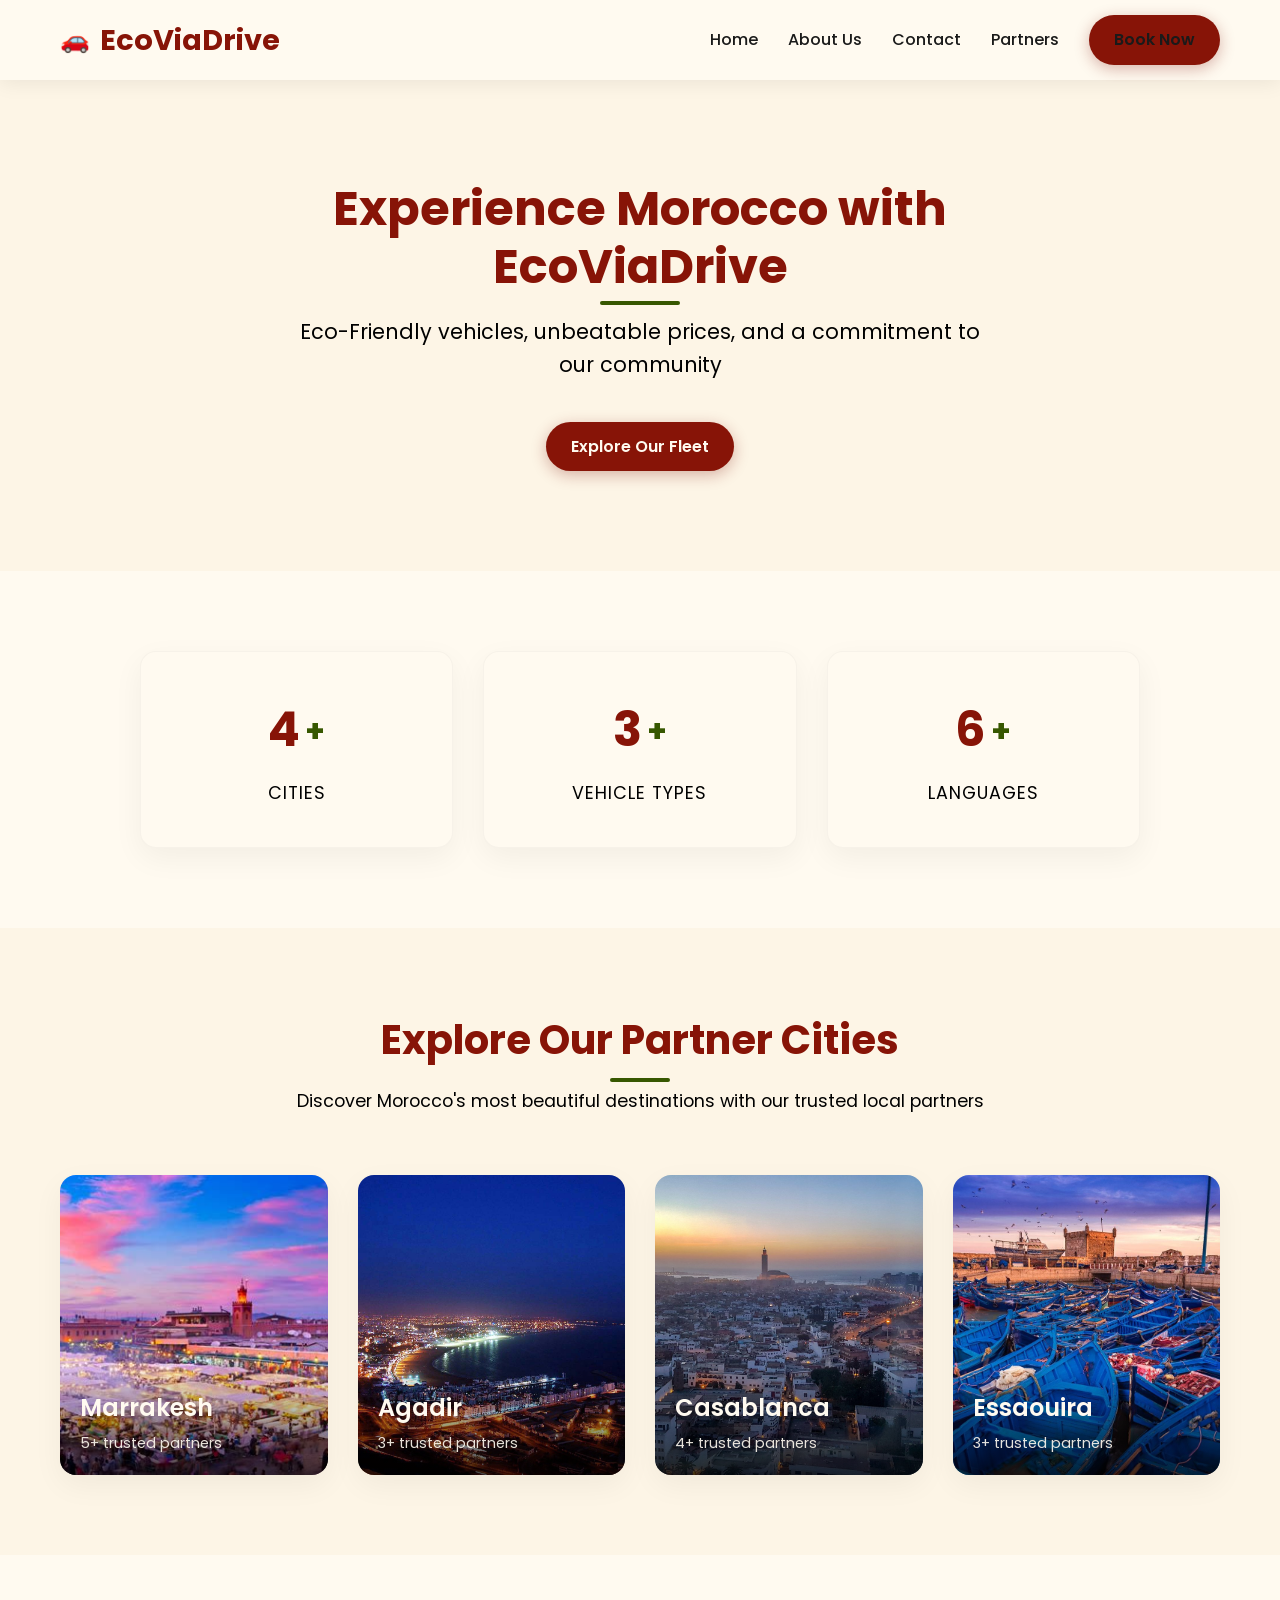
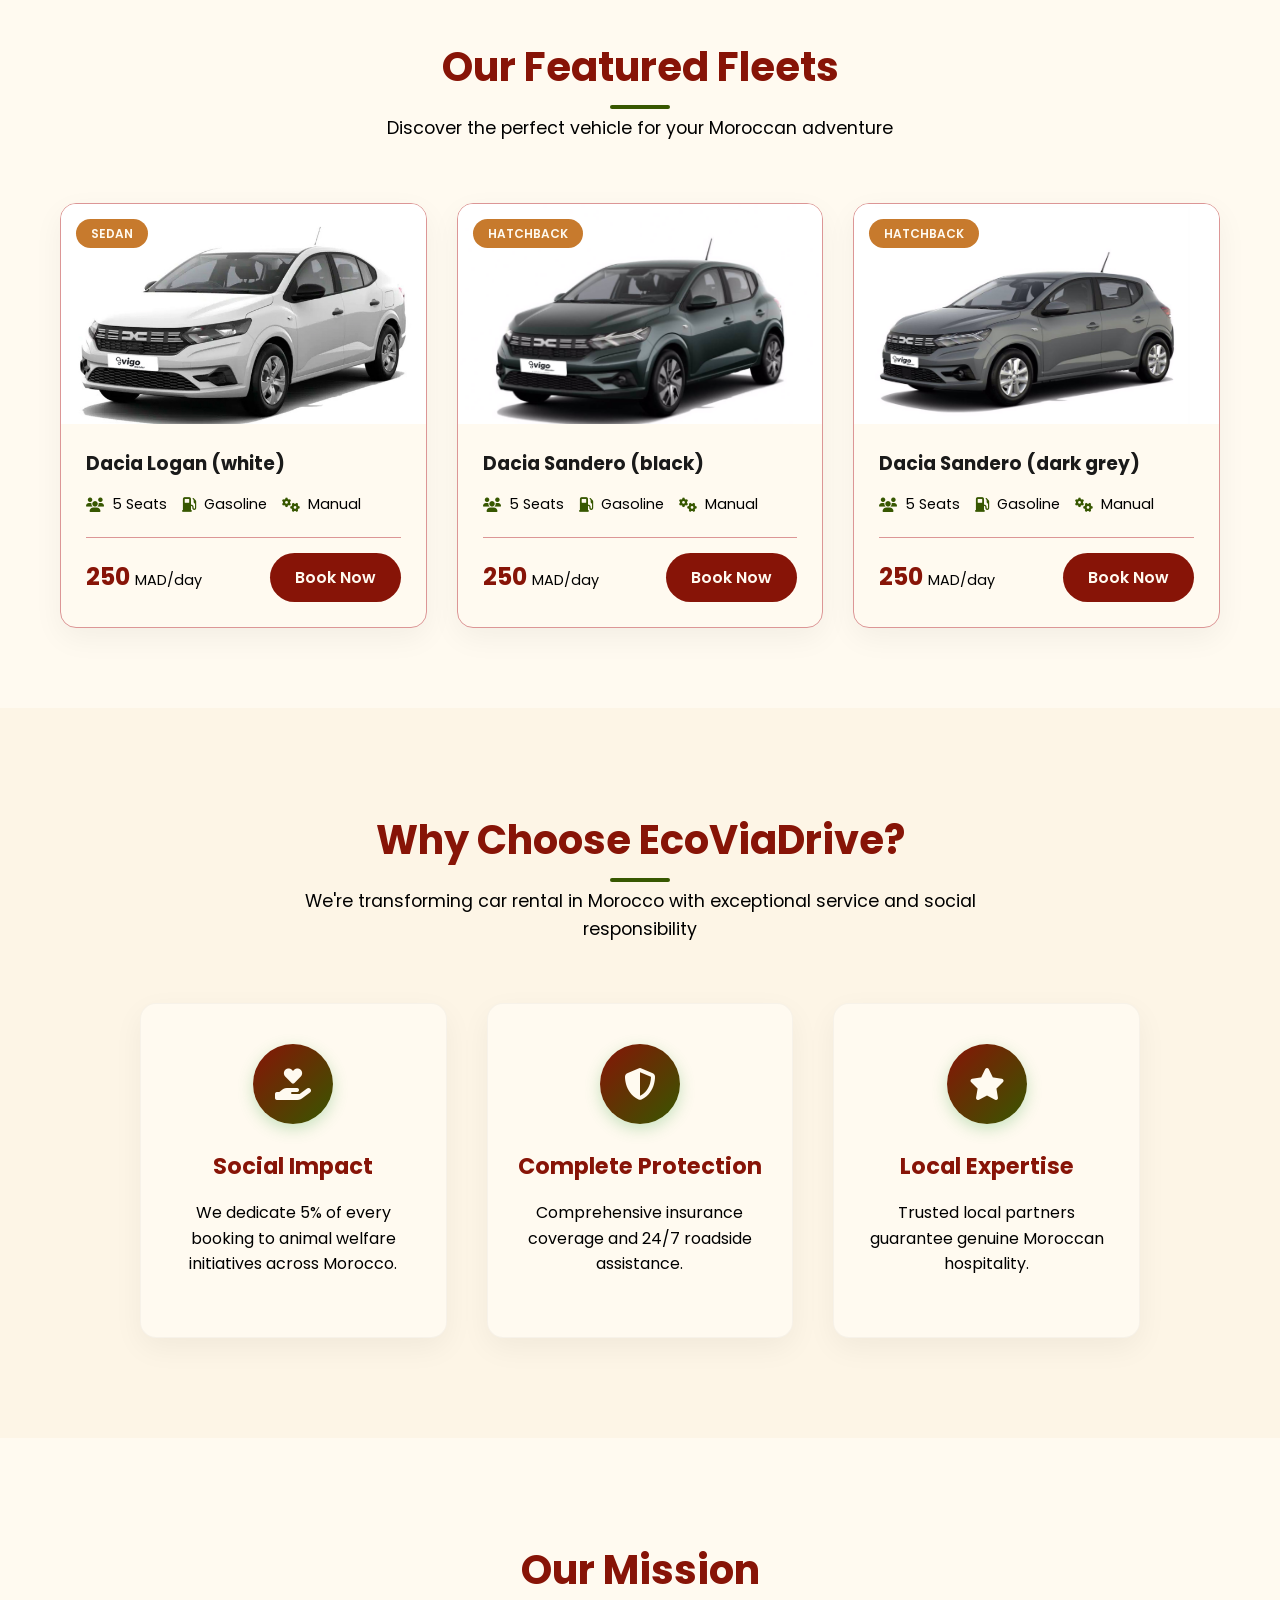
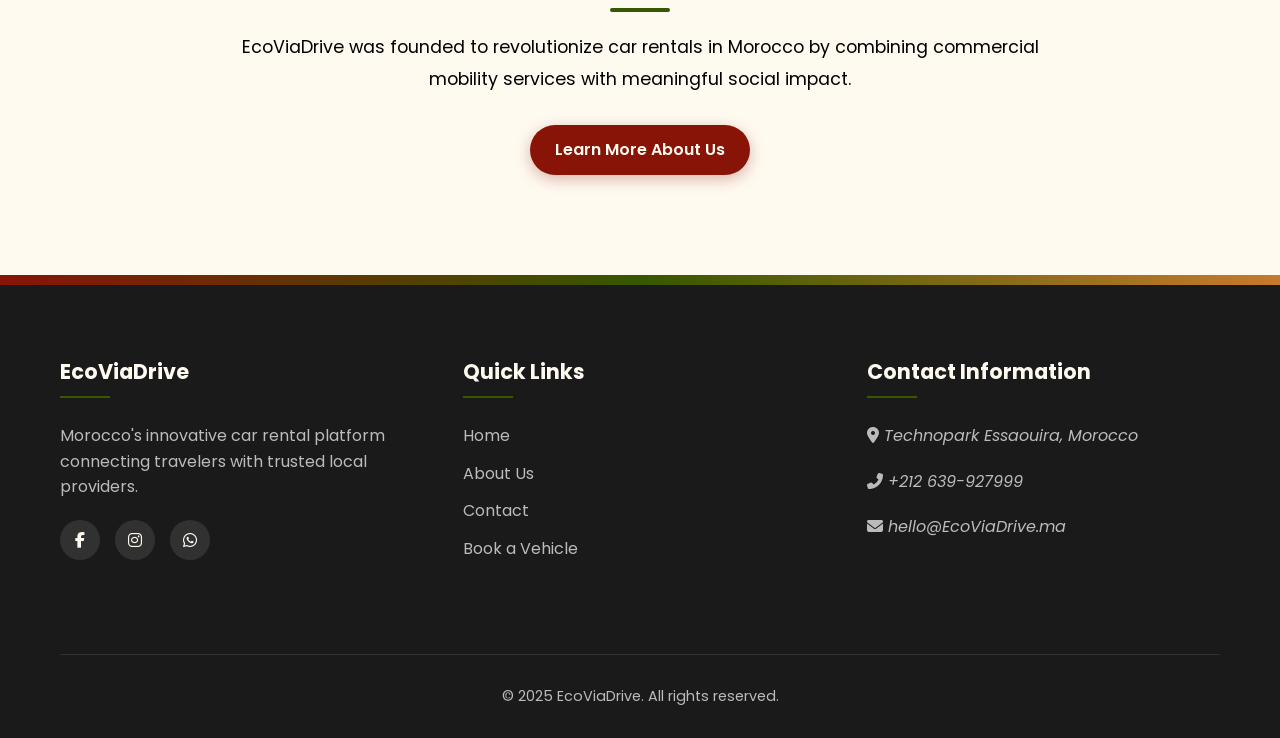
<file: websiteEcoviadrive/pages/index.html>
<!DOCTYPE html>
<html lang="en">
<head>
    <meta charset="UTF-8">
    <meta name="viewport" content="width=device-width, initial-scale=1.0">
    <title>EcoViaDrive | Premium Car Rentals in Morocco</title>
    <link href="https://fonts.googleapis.com/css2?family=Poppins:wght@300;400;500;600;700&display=swap" rel="stylesheet">
    <link rel="stylesheet" href="https://cdnjs.cloudflare.com/ajax/libs/font-awesome/6.4.0/css/all.min.css">
    <link rel="stylesheet" href="styles.css">
</head>
<body>
    <!-- Main Navigation Header -->
    <header class="main-header">
        <div class="container">
            <div class="header-content">
                <a href="/" class="site-name">EcoViaDrive</a>
                <nav class="main-nav">
                    <ul>
                        <li><a href="/">Home</a></li>
                        <li><a href="about.html">About Us</a></li>
                        <li><a href="contact.html">Contact</a></li>
                        <li><a href="partners.html">Partners</a></li>
                        <li><a href="search.html" class="btn btn-primary">Book Now</a></li>
                    </ul>
                </nav>
            </div>
        </div>
    </header>

    <!-- Hero Banner Section -->
    <section class="hero-section">
        <div class="container">
            <div class="hero-content">
                <h1>Experience Morocco with EcoViaDrive</h1>
                <p class="hero-tagline">Eco-Friendly vehicles, unbeatable prices, and a commitment to our community</p>
                <a href="search.html" class="btn btn-primary">Explore Our Fleet</a>
            </div>
        </div>
    </section>

    <!-- Statistics Highlights Section -->
    <section class="stats-section">
        <div class="container">
            <div class="stats-container">
                <div class="stat-item">
                    <div class="stat-number">4</div>
                    <div class="stat-label">Cities</div>
                </div>
                <div class="stat-item">
                    <div class="stat-number">3</div>
                    <div class="stat-label">Vehicle Types</div>
                </div>
                <div class="stat-item">
                    <div class="stat-number">6</div>
                    <div class="stat-label">Languages</div>
                </div>
            </div>
        </div>
    </section>

    <!-- Partner Cities Showcase -->
    <section class="featured-cities">
        <div class="container">
            <div class="section-header">
                <h2>Explore Our Partner Cities</h2>
                <p>Discover Morocco's most beautiful destinations with our trusted local partners</p>
            </div>
            
            <div class="cities-grid">
                <!-- City Card - Marrakesh -->
                <div class="city-card">
                    <div class="city-image">
                        <img src="images/marakech.jpg" alt="Marrakesh">
                    </div>
                    <div class="city-overlay">
                        <h3 class="city-name">Marrakesh</h3>
                        <p class="city-partners">5+ trusted partners</p>
                    </div>
                </div>
                
                <!-- City Card - Agadir -->
                <div class="city-card">
                    <div class="city-image">
                        <img src="images/agadir.jpg" alt="Agadir">
                    </div>
                    <div class="city-overlay">
                        <h3 class="city-name">Agadir</h3>
                        <p class="city-partners">3+ trusted partners</p>
                    </div>
                </div>
                
                <!-- City Card - Casablanca -->
                <div class="city-card">
                    <div class="city-image">
                        <img src="images/casablanca.jpg" alt="Casablanca">
                    </div>
                    <div class="city-overlay">
                        <h3 class="city-name">Casablanca</h3>
                        <p class="city-partners">4+ trusted partners</p>
                    </div>
                </div>
                
                <!-- City Card - Essaouira -->
                <div class="city-card">
                    <div class="city-image">
                        <img src="images/essaouira.jpg" alt="Essaouira">
                    </div>
                    <div class="city-overlay">
                        <h3 class="city-name">Essaouira</h3>
                        <p class="city-partners">3+ trusted partners</p>
                    </div>
                </div>
            </div>
        </div>
    </section>

    <!-- Featured Vehicles Showcase -->
    <section class="featured-vehicles">
        <div class="container">
            <div class="section-header">
                <h2>Our Featured Fleets</h2>
                <p>Discover the perfect vehicle for your Moroccan adventure</p>
            </div>
            
            <div class="vehicle-showcase">
                <!-- Vehicle Card - Dacia Logan -->
                <div class="vehicle-card">
                    <div class="vehicle-badge">SEDAN</div>
                    <div class="vehicle-image">
                        <img src="images/loganwhite.jpg" alt="Dacia Logan Sedan">
                    </div>
                    <div class="vehicle-details">
                        <h3>Dacia Logan (white)</h3>
                        <div class="vehicle-specs">
                            <div class="spec-item">
                                <i class="fas fa-users"></i> 5 Seats
                            </div>
                            <div class="spec-item">
                                <i class="fas fa-gas-pump"></i> Gasoline
                            </div>
                            <div class="spec-item">
                                <i class="fas fa-cogs"></i> Manual
                            </div>
                        </div>
                        <div class="price-action">
                            <div class="price">250 <small>MAD/day</small></div>
                            <a href="book.html" class="book-btn">Book Now</a>
                        </div>
                    </div>
                </div>
                
                <!-- Vehicle Card - Dacia Sandero Black -->
                <div class="vehicle-card">
                    <div class="vehicle-badge">HATCHBACK</div>
                    <div class="vehicle-image">
                        <img src="images/sanderoblack.jpg" alt="Dacia Sandero Hatchback">
                    </div>
                    <div class="vehicle-details">
                        <h3>Dacia Sandero (black)</h3>
                        <div class="vehicle-specs">
                            <div class="spec-item">
                                <i class="fas fa-users"></i> 5 Seats
                            </div>
                            <div class="spec-item">
                                <i class="fas fa-gas-pump"></i> Gasoline
                            </div>
                            <div class="spec-item">
                                <i class="fas fa-cogs"></i> Manual
                            </div>
                        </div>
                        <div class="price-action">
                            <div class="price">250 <small>MAD/day</small></div>
                            <a href="book.html" class="book-btn">Book Now</a>
                        </div>
                    </div>
                </div>
                
                <!-- Vehicle Card - Dacia Sandero Dark Grey -->
                <div class="vehicle-card">
                    <div class="vehicle-badge">HATCHBACK</div>
                    <div class="vehicle-image">
                        <img src="images/sanderodarkgrey.jpg" alt="Dacia Sandero Hatchback">
                    </div>
                    <div class="vehicle-details">
                        <h3>Dacia Sandero (dark grey)</h3>
                        <div class="vehicle-specs">
                            <div class="spec-item">
                                <i class="fas fa-users"></i> 5 Seats
                            </div>
                            <div class="spec-item">
                                <i class="fas fa-gas-pump"></i> Gasoline
                            </div>
                            <div class="spec-item">
                                <i class="fas fa-cogs"></i> Manual
                            </div>
                        </div>
                        <div class="price-action">
                            <div class="price">250 <small>MAD/day</small></div>
                            <a href="search.html" class="book-btn">Book Now</a>
                        </div>
                    </div>
                </div>
            </div>
        </div>
    </section>

    <!-- Company Benefits Section -->
    <section class="benefits-section">
        <div class="container">
            <div class="section-header">
                <h2>Why Choose EcoViaDrive?</h2>
                <p>We're transforming car rental in Morocco with exceptional service and social responsibility</p>
            </div>
            
            <div class="benefits-grid">
                <!-- Benefit Card - Social Impact -->
                <div class="benefit-card">
                    <div class="benefit-icon">
                        <i class="fas fa-hand-holding-heart"></i>
                    </div>
                    <h3>Social Impact</h3>
                    <p>We dedicate 5% of every booking to animal welfare initiatives across Morocco.</p>
                </div>
                
                <!-- Benefit Card - Protection -->
                <div class="benefit-card">
                    <div class="benefit-icon">
                        <i class="fas fa-shield-alt"></i>
                    </div>
                    <h3>Complete Protection</h3>
                    <p>Comprehensive insurance coverage and 24/7 roadside assistance.</p>
                </div>
                
                <!-- Benefit Card - Local Expertise -->
                <div class="benefit-card">
                    <div class="benefit-icon">
                        <i class="fas fa-star"></i>
                    </div>
                    <h3>Local Expertise</h3>
                    <p>Trusted local partners guarantee genuine Moroccan hospitality.</p>
                </div>
            </div>
        </div>
    </section>

    <!-- Mission Statement Section -->
    <section class="about-section">
        <div class="container">
            <div class="about-content">
                <h2>Our Mission</h2>
                <p>EcoViaDrive was founded to revolutionize car rentals in Morocco by combining commercial mobility services with meaningful social impact.</p>
                <a href="about.html" class="btn btn-primary">Learn More About Us</a>
            </div>
        </div>
    </section>

    <!-- Main Footer -->
    <footer class="main-footer">
        <div class="container">
            <div class="footer-grid">
                <!-- Company Info Column -->
                <div class="footer-col">
                    <h3>EcoViaDrive</h3>
                    <p>Morocco's innovative car rental platform connecting travelers with trusted local providers.</p>
                    <div class="social-links">
                        <a href="https://facebook.com/ecoviadrivecars"><i class="fab fa-facebook-f"></i></a>
                        <a href="https://instagram.com/ecoviadrivecars"><i class="fab fa-instagram"></i></a>
                        <a href="https://wa.me/212639927999"><i class="fab fa-whatsapp"></i></a>
                    </div>
                </div>
                
                <!-- Quick Links Column -->
                <div class="footer-col">
                    <h3>Quick Links</h3>
                    <ul>
                        <li><a href="/">Home</a></li>
                        <li><a href="about.html">About Us</a></li>
                        <li><a href="contact.html">Contact</a></li>
                        <li><a href="search.html">Book a Vehicle</a></li>
                    </ul>
                </div>
                
                <!-- Contact Info Column -->
                <div class="footer-col">
                    <h3>Contact Information</h3>
                    <address>
                        <p><i class="fas fa-map-marker-alt"></i> Technopark Essaouira, Morocco</p>
                        <p><i class="fas fa-phone-alt"></i> +212 639-927999</p>
                        <p><i class="fas fa-envelope"></i> hello@EcoViaDrive.ma</p>
                    </address>
                </div>
            </div>
            
            <!-- Copyright Notice -->
            <div class="copyright">
                <p>&copy; 2025 EcoViaDrive. All rights reserved.</p>
            </div>
        </div>
    </footer>

</body>
</html>
</file>
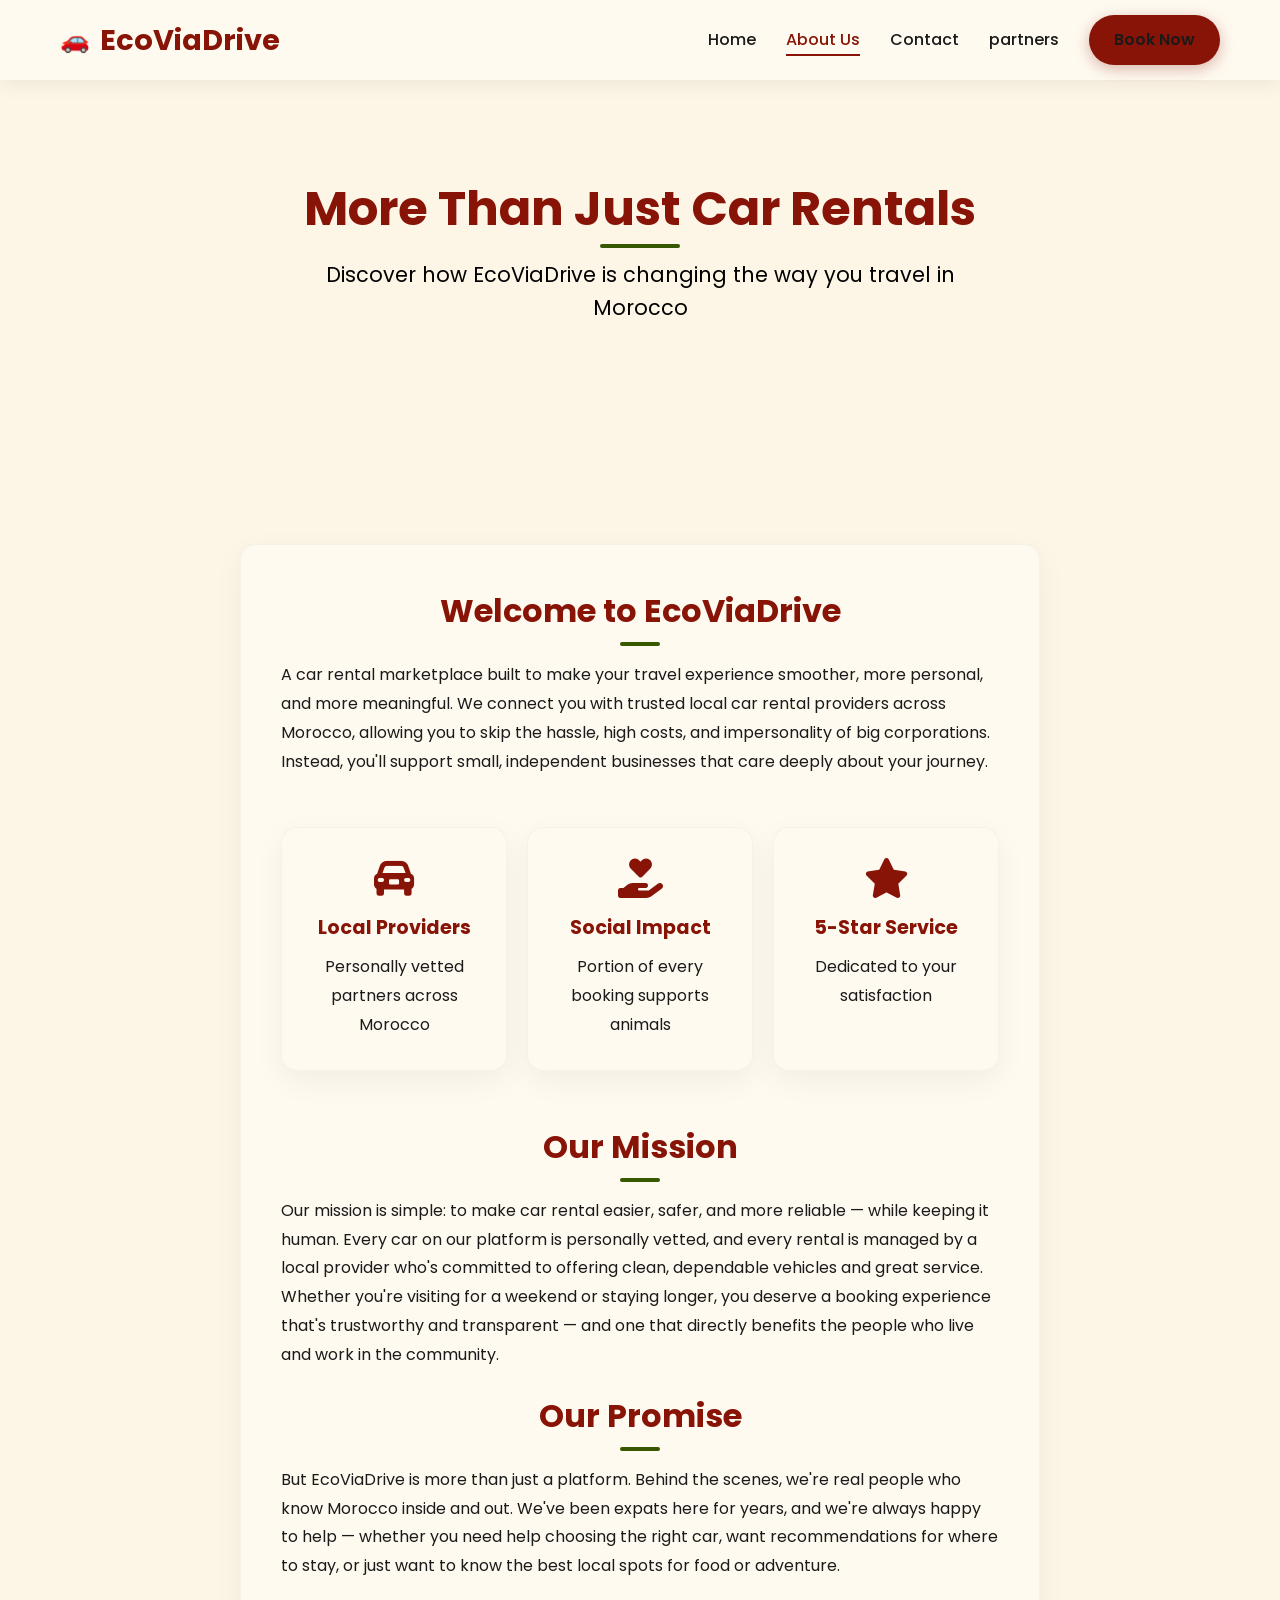
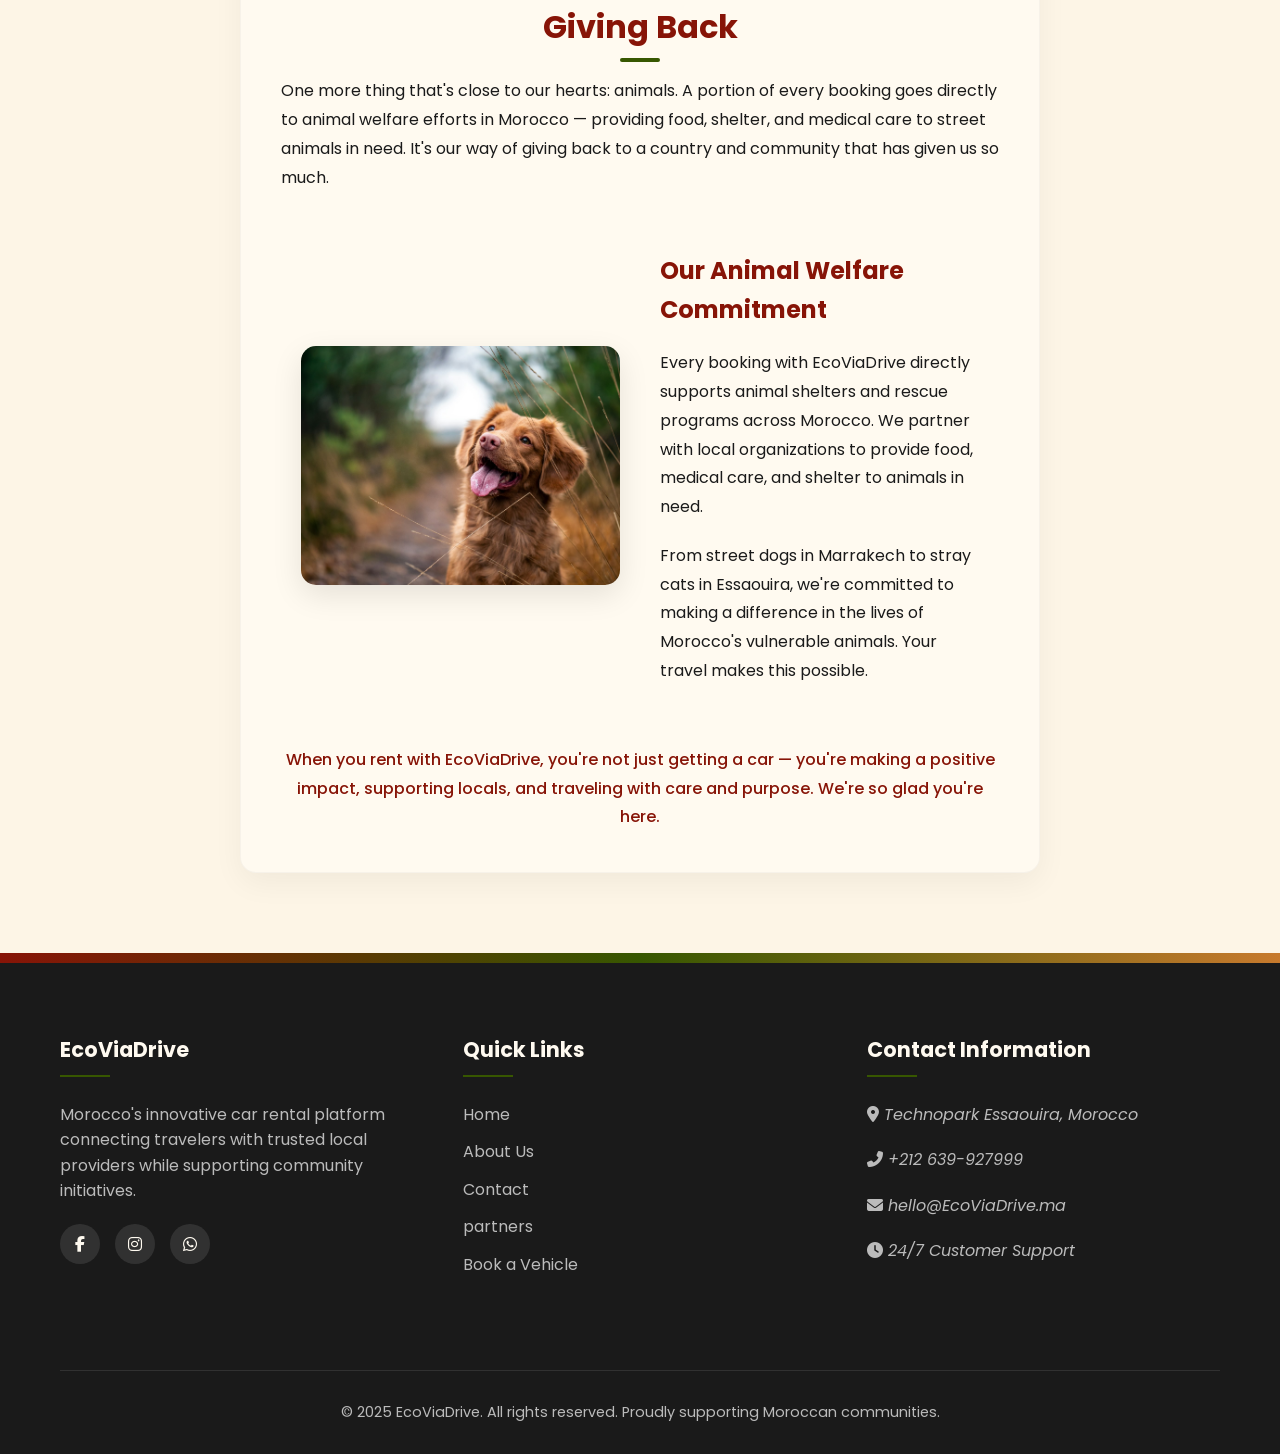
<file: websiteEcoviadrive/pages/about.html>
<!DOCTYPE html>
<html lang="en">
<head>
    <meta charset="UTF-8">
    <meta name="viewport" content="width=device-width, initial-scale=1.0">
    <title>EcoViaDrive | Premium Car Rentals in Morocco</title>
    <link href="https://fonts.googleapis.com/css2?family=Poppins:wght@300;400;500;600;700&display=swap" rel="stylesheet">
    <link rel="stylesheet" href="https://cdnjs.cloudflare.com/ajax/libs/font-awesome/6.4.0/css/all.min.css">
    <link rel="stylesheet" href="styles.css">
</head>
<body>
    <!-- Same Header as Homepage -->
    <header class="main-header">
        <div class="container">
            <div class="header-content">
                <a href="index.html" class="site-name">EcoViaDrive</a>
                <nav class="main-nav">
                    <ul>
                        <li><a href="index.html">Home</a></li>
                       <li><a href="about.html" class="active">About Us</a></li>
                        <li><a href="contact.html">Contact</a></li>
                        <li><a href="partners.html">partners</a></li>
                        <li><a href="search.html" class="btn btn-primary">Book Now</a></li>
                    </ul>
                </nav>
            </div>
        </div>
    </header>

    <!-- About Us Hero Section -->
    <section class="hero-section">
        <div class="container">
            <div class="hero-content">
                <h1>More Than Just Car Rentals</h1>
                <p class="hero-tagline">Discover how EcoViaDrive is changing the way you travel in Morocco</p>
            </div>
        </div>
    </section>

    <!-- Main About Content -->
    <section class="about-content-section">
        <div class="container">
            <div class="about-content-block">
                <h2>Welcome to EcoViaDrive</h2>
                <p>A car rental marketplace built to make your travel experience smoother, more personal, and more meaningful. We connect you with trusted local car rental providers across Morocco, allowing you to skip the hassle, high costs, and impersonality of big corporations. Instead, you'll support small, independent businesses that care deeply about your journey.</p>
                
                <div class="mission-stats">
                    <div class="mission-stat">
                        <i class="fas fa-car-alt"></i>
                        <h3>Local Providers</h3>
                        <p>Personally vetted partners across Morocco</p>
                    </div>
                    <div class="mission-stat">
                        <i class="fas fa-hand-holding-heart"></i>
                        <h3>Social Impact</h3>
                        <p>Portion of every booking supports animals</p>
                    </div>
                    <div class="mission-stat">
                        <i class="fas fa-star"></i>
                        <h3>5-Star Service</h3>
                        <p>Dedicated to your satisfaction</p>
                    </div>
                </div>
                
                <h2>Our Mission</h2>
                <p>Our mission is simple: to make car rental easier, safer, and more reliable — while keeping it human. Every car on our platform is personally vetted, and every rental is managed by a local provider who's committed to offering clean, dependable vehicles and great service. Whether you're visiting for a weekend or staying longer, you deserve a booking experience that's trustworthy and transparent — and one that directly benefits the people who live and work in the community.</p>
                
                <h2>Our Promise</h2>
                <p>But EcoViaDrive is more than just a platform. Behind the scenes, we're real people who know Morocco inside and out. We've been expats here for years, and we're always happy to help — whether you need help choosing the right car, want recommendations for where to stay, or just want to know the best local spots for food or adventure.</p>
                
                <h2>Giving Back</h2>
                <p>One more thing that's close to our hearts: animals. A portion of every booking goes directly to animal welfare efforts in Morocco — providing food, shelter, and medical care to street animals in need. It's our way of giving back to a country and community that has given us so much.</p>
                <div class="animal-welfare-section" style="margin: 60px 0;">
                <div class="container">
                    <div style="display: grid; grid-template-columns: 1fr 1fr; gap: 40px; align-items: center;">
                        <div>
                                <img src="images/rescueddog.jpg" 
                                alt="Caring for Moroccan street animals"                                
                                style="width: 100%; border-radius: 15px; box-shadow: 0 10px 30px rgba(0,0,0,0.1);">
                        </div>
                        <div>
                            <h3 style="font-size: 1.5rem; color: var(--primary); margin-bottom: 20px;">Our Animal Welfare Commitment</h3>
                            <p style="color: var(--dark); line-height: 1.8; margin-bottom: 20px;">
                                Every booking with EcoViaDrive directly supports animal shelters and rescue programs across Morocco. 
                                We partner with local organizations to provide food, medical care, and shelter to animals in need.
                            </p>
                            <p style="color: var(--dark); line-height: 1.8;">
                                From street dogs in Marrakech to stray cats in Essaouira, we're committed to making a difference 
                                in the lives of Morocco's vulnerable animals. Your travel makes this possible.
                            </p>
                        </div>
                    </div>
                </div>
            </div>
                
                <p style="font-weight: 500; color: var(--primary); text-align: center; margin-top: 40px;">
                    When you rent with EcoViaDrive, you're not just getting a car — you're making a positive impact, supporting locals, and traveling with care and purpose. We're so glad you're here.
                </p>
            </div>
        </div>
    </section>

    <!-- Same Footer as Homepage -->
    <footer class="main-footer">
        <div class="container">
            <div class="footer-grid">
                <div class="footer-col">
                    <h3>EcoViaDrive</h3>
                    <p>Morocco's innovative car rental platform connecting travelers with trusted local providers while supporting community initiatives.</p>
                    <div class="social-links">
                        <a href="#"><i class="fab fa-facebook-f"></i></a>
                        <a href="#"><i class="fab fa-instagram"></i></a>
                        <a href="#"><i class="fab fa-whatsapp"></i></a>
                    </div>
                </div>
                
                <div class="footer-col">
                    <h3>Quick Links</h3>
                    <ul>
                        <li><a href="index.html">Home</a></li>
                        <li><a href="about.html">About Us</a></li>
                        <li><a href="contact.html">Contact</a></li>
                        <li><a href="partners.html">partners</a></li>
                        <li><a href="search.html">Book a Vehicle</a></li>
                    </ul>
                </div>
                
                <div class="footer-col">
                    <h3>Contact Information</h3>
                    <address>
                        <p><i class="fas fa-map-marker-alt"></i> Technopark Essaouira, Morocco</p>
                        <p><i class="fas fa-phone-alt"></i> +212 639-927999</p>
                        <p><i class="fas fa-envelope"></i> hello@EcoViaDrive.ma</p>
                        <p><i class="fas fa-clock"></i> 24/7 Customer Support</p>
                    </address>
                </div>
            </div>
            
            <div class="copyright">
                <p>&copy; 2025 EcoViaDrive. All rights reserved. Proudly supporting Moroccan communities.</p>
            </div>
        </div>
    </footer>
</body>
</html>
</file>
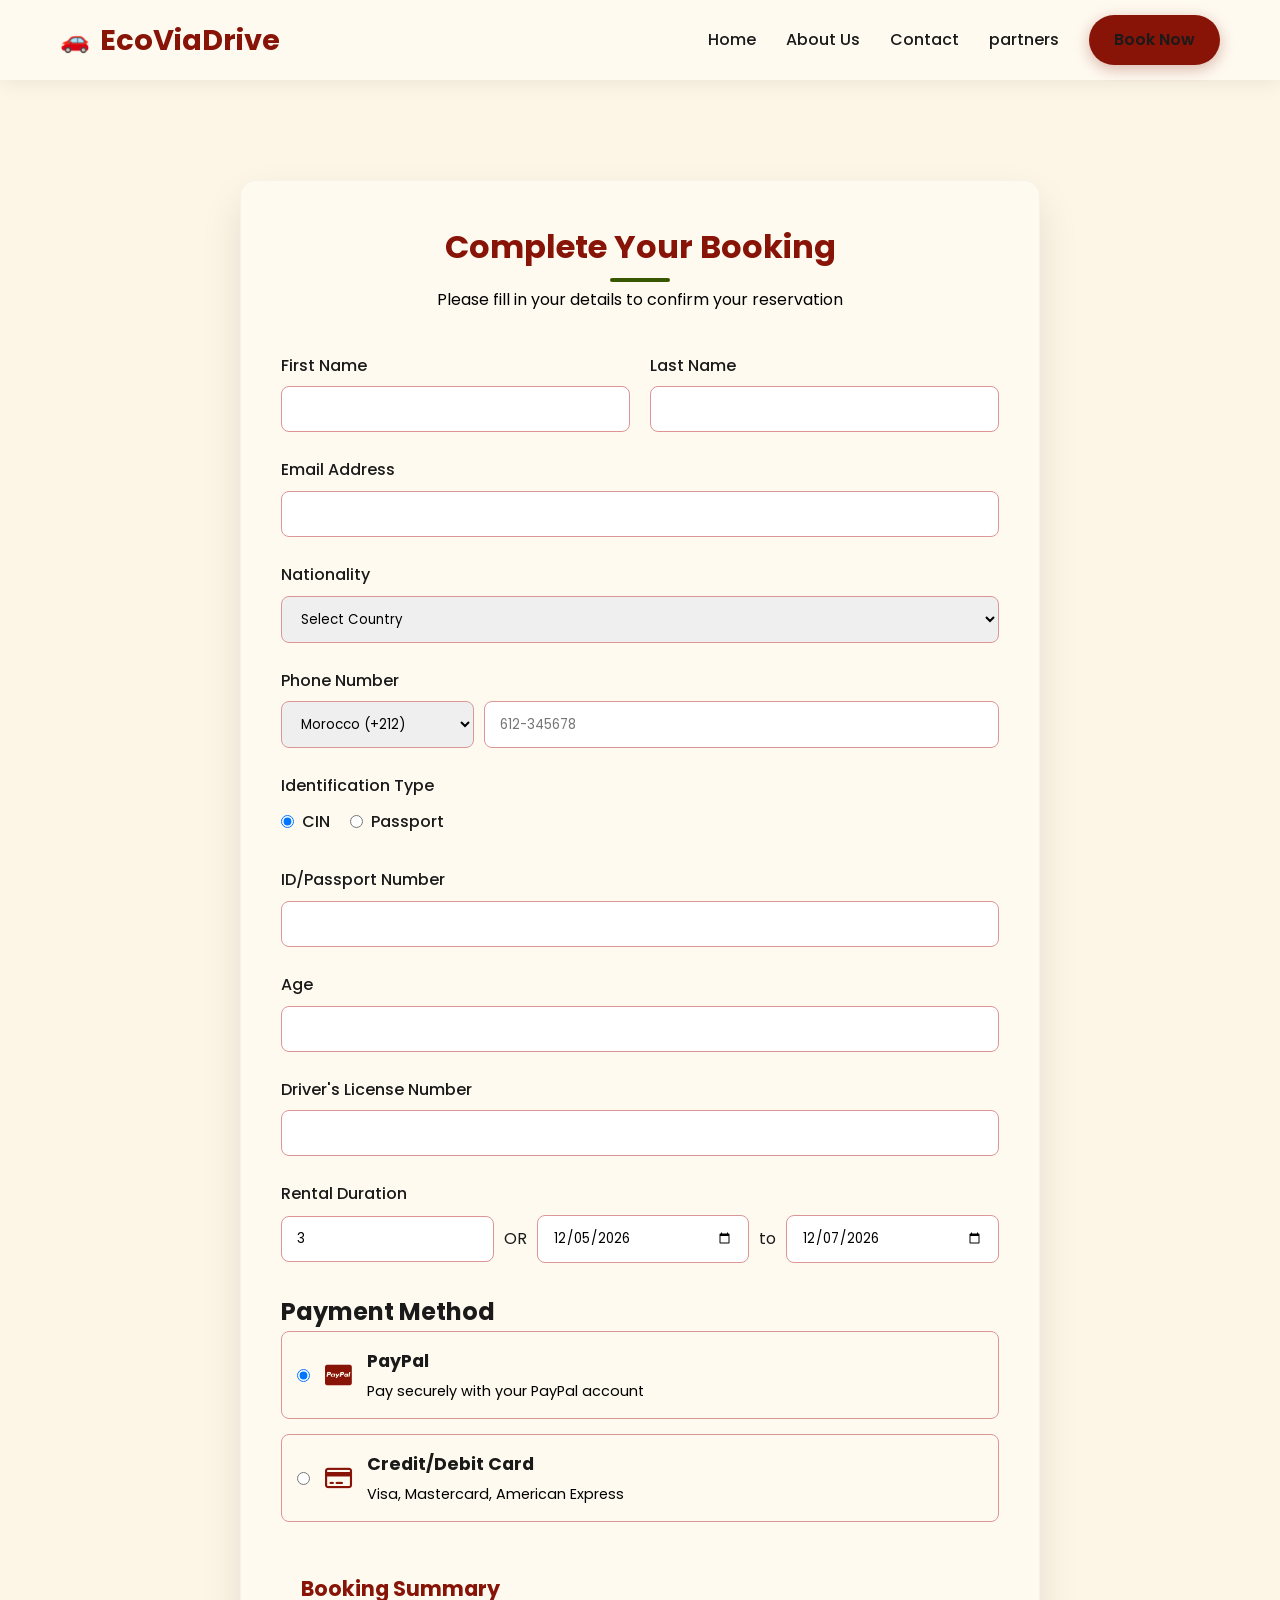
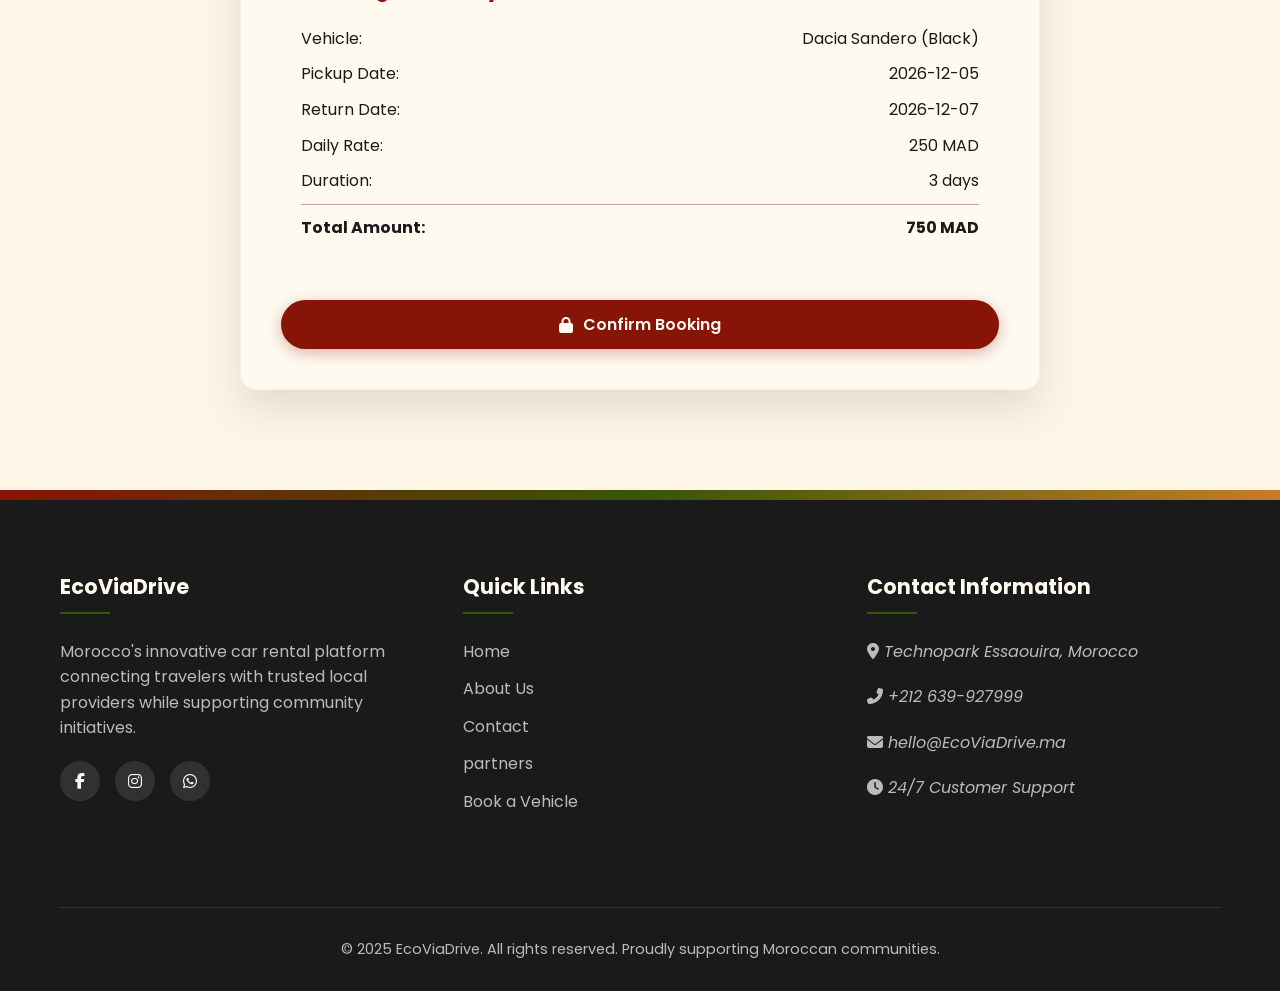
<file: websiteEcoviadrive/pages/book.html>
<!DOCTYPE html>
<html lang="en">
<head>
    <meta charset="UTF-8">
    <meta name="viewport" content="width=device-width, initial-scale=1.0">
    <title>EcoViaDrive | Premium Car Rentals in Morocco</title>
    <link href="https://fonts.googleapis.com/css2?family=Poppins:wght@300;400;500;600;700&display=swap" rel="stylesheet">
    <link rel="stylesheet" href="https://cdnjs.cloudflare.com/ajax/libs/font-awesome/6.4.0/css/all.min.css">
    <link rel="stylesheet" href="styles.css">
</head>
<body>
    <header class="main-header">
        <div class="container">
            <div class="header-content">
                <a href="../index.html" class="site-name">EcoViaDrive</a>
                <nav class="main-nav">
                    <ul>
                        <li><a href="../index.html">Home</a></li>
                        <li><a href="about.html">About Us</a></li>
                        <li><a href="contact.html">Contact</a></li>
                        <li><a href="partners.html">partners</a></li>
                        <li><a href="search.html" class="btn btn-primary">Book Now</a></li>
                    </ul>
                </nav>
            </div>
        </div>
    </header>

    <section class="booking-section">
        <div class="container">
            <div class="booking-container">
                <div class="booking-header">
                    <h1>Complete Your Booking</h1>
                    <p>Please fill in your details to confirm your reservation</p>
                </div>

                <form id="booking-form">
                    <input type="hidden" id="vehicle-id" name="vehicle">
                    <input type="hidden" id="start-date" name="start">
                    <input type="hidden" id="end-date" name="end">

                    <div class="form-row">
                        <div class="form-group">
                            <label for="first-name">First Name</label>
                            <input type="text" id="first-name" name="first-name" required>
                        </div>
                        <div class="form-group">
                            <label for="last-name">Last Name</label>
                            <input type="text" id="last-name" name="last-name" required>
                        </div>
                    </div>

                    <div class="form-group">
                        <label for="email">Email Address</label>
                        <input type="email" id="email" name="email" required>
                    </div>

                    <div class="form-group">
                        <label for="nationality">Nationality</label>
                        <select id="nationality" name="nationality" required>
                            <option value="">Select Country</option>
                            <option value="Morocco">Morocco</option>
                            <option value="France">France</option>
                            <option value="Spain">Spain</option>
                            <option value="USA">United States</option>
                        </select>
                    </div>

                    <!-- Update the phone number field to include country code -->
                    <div class="form-group">
                        <label for="phone">Phone Number</label>
                        <div class="phone-input-group">
                            <select id="country-code" onchange="updatePhonePlaceholder()">
                                <option value="+212">Morocco (+212)</option>
                                <option value="+33">France (+33)</option>
                                <option value="+34">Spain (+34)</option>
                                <option value="+1">USA (+1)</option>
                            </select>
                            <input type="tel" id="phone" name="phone" required>
                        </div>
                    </div>

                    <!-- Change the identification type to this structure: -->
                    <div class="form-group">
                        <label>Identification Type</label>
                        <div class="radio-group">
                            <label class="radio-option">
                                <input type="radio" name="id-type" value="CIN" checked>
                                CIN
                            </label>
                            <label class="radio-option">
                                <input type="radio" name="id-type" value="PASSPORT">
                                Passport
                            </label>
                        </div>
                    </div>

                    <div class="form-group">
                        <label for="id-number">ID/Passport Number</label>
                        <input type="text" id="id-number" name="id-number" required>
                    </div>

                    <div class="form-group">
                        <label for="age">Age</label>
                        <input type="number" id="age" name="age" min="25" max="100" required>
                        <div id="age-warning" class="age-warning"></div>
                    </div>

                    <div class="form-group">
                        <label for="license">Driver's License Number</label>
                        <input type="text" id="license" name="license" required>
                    </div>

                    <div class="form-group">
                        <label>Rental Duration</label>
                        <div style="display: flex; gap: 10px; align-items: center;">
                            <input type="number" id="days" name="days" min="1" max="30" value="1" style="flex: 1;">
                            <span>OR</span>
                            <input type="date" id="custom-start" name="custom-start" style="flex: 1;">
                            <span>to</span>
                            <input type="date" id="custom-end" name="custom-end" style="flex: 1;">
                        </div>
                    </div>

                    <div class="payment-methods">
                        <h2>Payment Method</h2>
                        
                        <div class="payment-method" onclick="selectPayment('paypal')">
                            <input type="radio" id="paypal" name="payment-method" value="paypal" checked>
                            <i class="fab fa-cc-paypal"></i>
                            <div class="details">
                                <h3>PayPal</h3>
                                <p>Pay securely with your PayPal account</p>
                            </div>
                        </div>
                        
                        <div class="payment-method" onclick="selectPayment('credit-card')">
                            <input type="radio" id="credit-card" name="payment-method" value="credit-card">
                            <i class="far fa-credit-card"></i>
                            <div class="details">
                                <h3>Credit/Debit Card</h3>
                                <p>Visa, Mastercard, American Express</p>
                            </div>
                        </div>

                        <div id="card-details" class="card-details">
                            <div class="form-group">
                                <label for="card-number">Card Number</label>
                                <input type="text" id="card-number" name="card-number" placeholder="1234 5678 9012 3456">
                            </div>
                            <div class="form-row">
                                <div class="form-group">
                                    <label for="expiry-date">Expiry Date</label>
                                    <input type="text" id="expiry-date" name="expiry-date" placeholder="MM/YY">
                                </div>
                                <div class="form-group">
                                    <label for="cvv">CVV</label>
                                    <input type="text" id="cvv" name="cvv" placeholder="123">
                                </div>
                            </div>
                            <div class="form-group">
                                <label for="card-name">Name on Card</label>
                                <input type="text" id="card-name" name="card-name" placeholder="John Doe">
                            </div>
                        </div>
                    </div>

                    <div class="booking-summary">
                        <h2>Booking Summary</h2>
                        <div class="summary-item">
                            <span>Vehicle:</span>
                            <span id="summary-vehicle">Dacia Sandero (Black)</span>
                        </div>
                        <div class="summary-item">
                            <span>Pickup Date:</span>
                            <span id="summary-pickup">2023-12-01</span>
                        </div>
                        <div class="summary-item">
                            <span>Return Date:</span>
                            <span id="summary-return">2023-12-05</span>
                        </div>
                        <div class="summary-item">
                            <span>Daily Rate:</span>
                            <span id="summary-rate">250 MAD</span>
                        </div>
                        <div class="summary-item">
                            <span>Duration:</span>
                            <span id="summary-duration">4 days</span>
                        </div>
                        <div class="summary-item summary-total">
                            <span>Total Amount:</span>
                            <span id="summary-total">1,120 MAD</span>
                        </div>
                    </div>

                    <button type="submit" class="btn btn-primary btn-submit">
                        <i class="fas fa-lock"></i> Confirm Booking
                    </button>
                </form>
            </div>
        </div>
    </section>

    <footer class="main-footer">
        <div class="container">
            <div class="footer-grid">
                <div class="footer-col">
                    <h3>EcoViaDrive</h3>
                    <p>Morocco's innovative car rental platform connecting travelers with trusted local providers while supporting community initiatives.</p>
                    <div class="social-links">
                        <a href="#"><i class="fab fa-facebook-f"></i></a>
                        <a href="#"><i class="fab fa-instagram"></i></a>
                        <a href="#"><i class="fab fa-whatsapp"></i></a>
                    </div>
                </div>
                
                <div class="footer-col">
                    <h3>Quick Links</h3>
                    <ul>
                        <li><a href="../index.html">Home</a></li>
                        <li><a href="about.html">About Us</a></li>
                        <li><a href="contact.html">Contact</a></li>
                        <li><a href="partners.html">partners</a></li>
                        <li><a href="search.html">Book a Vehicle</a></li>
                    </ul>
                </div>
                
                <div class="footer-col">
                    <h3>Contact Information</h3>
                    <address>
                        <p><i class="fas fa-map-marker-alt"></i> Technopark Essaouira, Morocco</p>
                        <p><i class="fas fa-phone-alt"></i> +212 639-927999</p>
                        <p><i class="fas fa-envelope"></i> hello@EcoViaDrive.ma</p>
                        <p><i class="fas fa-clock"></i> 24/7 Customer Support</p>
                    </address>
                </div>
            </div>
            
            <div class="copyright">
                <p>&copy; 2025 EcoViaDrive. All rights reserved. Proudly supporting Moroccan communities.</p>
            </div>
        </div>
    </footer>

    <script>
        document.addEventListener('DOMContentLoaded', function() {

            const urlParams = new URLSearchParams(window.location.search);
            const vehicleId = 1; 
            document.getElementById('vehicle-id').value = vehicleId;
            const startDate = urlParams.get('start');
            const endDate = urlParams.get('end');
            
            // Set hidden fields
            document.getElementById('vehicle-id').value = vehicleId;
            document.getElementById('start-date').value = startDate;
            document.getElementById('end-date').value = endDate;
            
            // Set default dates
            const today = new Date();
            const tomorrow = new Date(today);
            tomorrow.setDate(tomorrow.getDate() + 1);
            
            const returnDate = new Date(today);
            returnDate.setDate(returnDate.getDate() + 3);

            // Set default values for date inputs
            document.getElementById('custom-start').valueAsDate = tomorrow;
            document.getElementById('custom-end').valueAsDate = returnDate;

            // Calculate duration when days or dates change
            document.getElementById('days').addEventListener('change', updateBookingSummary);
            document.getElementById('custom-start').addEventListener('change', updateBookingSummary);
            document.getElementById('custom-end').addEventListener('change', updateBookingSummary);

            // Initial update
            updateBookingSummary();
            syncNationalityAndCountryCode();


            // Age validation
            document.getElementById('age').addEventListener('change', function() {
                const age = parseInt(this.value);
                const warning = document.getElementById('age-warning');
                
                if (age < 25) {
                    warning.classList.add('show');
                    warning.textContent = 'You must be at least 25 years old to rent a vehicle.';
                } else {
                    warning.classList.remove('show');
                }
            });

            // Form submission
            document.getElementById('booking-form').addEventListener('submit', async function(e) {
                e.preventDefault();
                
                const age = parseInt(document.getElementById('age').value);
                if (age < 25) {
                    alert('Sorry, you must be at least 25 years old to rent a vehicle.');
                    return;
                }
                
                if (!document.getElementById('license').value) {
                    alert('Please enter your driver\'s license number.');
                    return;
                }

                // Validate payment method
                const paymentMethod = document.querySelector('input[name="payment-method"]:checked').value;
                if (paymentMethod === 'credit-card') {
                    const cardNumber = document.getElementById('card-number').value;
                    const expiryDate = document.getElementById('expiry-date').value;
                    const cvv = document.getElementById('cvv').value;
                    const cardName = document.getElementById('card-name').value;
                    
                    if (!cardNumber || !expiryDate || !cvv || !cardName) {
                        alert('Please complete all credit card details.');
                        return;
                    }
                    
                    // Simple card number validation
                    if (!/^\d{16}$/.test(cardNumber.replace(/\s/g, ''))) {
                        alert('Please enter a valid 16-digit card number.');
                        return;
                    }
                    
                    // Simple CVV validation
                    if (!/^\d{3,4}$/.test(cvv)) {
                        alert('Please enter a valid CVV (3 or 4 digits).');
                        return;
                    }
                }

                // Collect all form data
                const formData = {
                    vehicle_id: document.getElementById('vehicle-id').value,
                    start_date: document.getElementById('start-date').value,
                    end_date: document.getElementById('end-date').value,
                    first_name: document.getElementById('first-name').value,
                    last_name: document.getElementById('last-name').value,
                    email: document.getElementById('email').value,
                    phone: document.getElementById('country-code').value + document.getElementById('phone').value,
                    nationality: document.getElementById('nationality').value,
                    id_type: document.querySelector('input[name="id-type"]:checked').value,
                    id_number: document.getElementById('id-number').value,
                    age: document.getElementById('age').value,
                    license: document.getElementById('license').value,
                    days: document.getElementById('days').value,
                    payment_method: paymentMethod,
                    total_amount: document.getElementById('summary-total').textContent
                };

                try {
                    // Send data to backend
                    const response = await fetch('http://localhost:5000/booking', {
                        method: 'POST',
                        headers: {
                            'Content-Type': 'application/json',
                        },
                        body: JSON.stringify(formData)
                    });

                    const data = await response.json();
                    
                    if (!response.ok) {
                        if (data.error === 'BOOKING_REJECTED') {
                            // Show blacklisted customer error
                            alert(`Booking rejected: ${data.message}\nReason: ${data.reason}`);
                            return;
                        }
                        throw new Error(data.error || 'Failed to create booking');
                    }
                    
                    // Redirect to confirmation page with booking ID
                    window.location.href = `booking-confirmation.html?id=${data.booking_id}`;
                } catch (error) {
                    console.error('Error:', error);
                    alert('There was an error processing your booking. Please try again.');
                }
            });
        });

        function updateBookingSummary() {
            const daysInput = document.getElementById('days');
            const customStart = document.getElementById('custom-start');
            const customEnd = document.getElementById('custom-end');
            
            let duration, startDate, endDate;
            
            // Check which method is being used (days or date range)
            if (daysInput.value && (!customStart.value || !customEnd.value)) {
                // Using days input
                duration = parseInt(daysInput.value);
                startDate = new Date();
                startDate.setDate(startDate.getDate() + 1); // Default to tomorrow
                endDate = new Date(startDate);
                endDate.setDate(endDate.getDate() + duration - 1);
                
                // Update date inputs to match
                customStart.valueAsDate = startDate;
                customEnd.valueAsDate = endDate;
            } else if (customStart.value && customEnd.value) {
                // Using date range
                startDate = new Date(customStart.value);
                endDate = new Date(customEnd.value);
                
                // Calculate duration in days
                const diffTime = Math.abs(endDate - startDate);
                duration = Math.ceil(diffTime / (1000 * 60 * 60 * 24)) + 1;
                
                // Update days input to match
                daysInput.value = duration;
            }
            
            const dailyRate = 250; 
            const total = duration * dailyRate;
            
            // Format dates for display
            const formattedStart = startDate.toISOString().split('T')[0];
            const formattedEnd = endDate.toISOString().split('T')[0];
            
            // Update summary
            document.getElementById('summary-pickup').textContent = formattedStart;
            document.getElementById('summary-return').textContent = formattedEnd;
            document.getElementById('summary-duration').textContent = `${duration} day${duration !== 1 ? 's' : ''}`;
            document.getElementById('summary-total').textContent = `${total.toLocaleString()} MAD`;
            
            // Update hidden fields
            document.getElementById('start-date').value = formattedStart;
            document.getElementById('end-date').value = formattedEnd;
        }

        function selectPayment(method) {
            document.getElementById(method).checked = true;
            const cardDetails = document.getElementById('card-details');
            
            if (method === 'credit-card') {
                cardDetails.classList.add('show');
            } else {
                cardDetails.classList.remove('show');
            }
        }

        function updatePhonePlaceholder() {
            const countryCode = document.getElementById('country-code').value;
            const phoneInput = document.getElementById('phone');
            
            // Set placeholder based on country code
            if (countryCode === '+212') {
                phoneInput.placeholder = '612-345678';
            } else if (countryCode === '+33') {
                phoneInput.placeholder = '612345678';
            } else if (countryCode === '+1') {
                phoneInput.placeholder = '555-555-5555';
            } else {
                phoneInput.placeholder = 'Enter phone number';
            }
        }

        document.addEventListener('DOMContentLoaded', function() {
            updatePhonePlaceholder();
        });
        function syncNationalityAndCountryCode() {
    const nationalitySelect = document.getElementById('nationality');
    const countryCodeSelect = document.getElementById('country-code');
    
    // Create a mapping between nationalities and country codes
    const countryMappings = {
        'Morocco': '+212',
        'France': '+33',
        'Spain': '+34',
        'USA': '+1'
    };
    
    // Create reverse mapping for country code to nationality
    const reverseMappings = {
        '+212': 'Morocco',
        '+33': 'France',
        '+34': 'Spain',
        '+1': 'USA'
    };
    
    // When nationality changes, update country code
    nationalitySelect.addEventListener('change', function() {
        const selectedNationality = this.value;
        if (selectedNationality && countryMappings[selectedNationality]) {
            const matchingCode = countryMappings[selectedNationality];
            for (let i = 0; i < countryCodeSelect.options.length; i++) {
                if (countryCodeSelect.options[i].value === matchingCode) {
                    countryCodeSelect.selectedIndex = i;
                    updatePhonePlaceholder();
                    break;
                }
            }
        }
    });
    
    // When country code changes, update nationality
    countryCodeSelect.addEventListener('change', function() {
        const selectedCode = this.value;
        if (selectedCode && reverseMappings[selectedCode]) {
            const matchingNationality = reverseMappings[selectedCode];
            for (let i = 0; i < nationalitySelect.options.length; i++) {
                if (nationalitySelect.options[i].value === matchingNationality) {
                    nationalitySelect.selectedIndex = i;
                    break;
                }
            }
        }
    });
}
    </script>
</body>
</html>
</file>
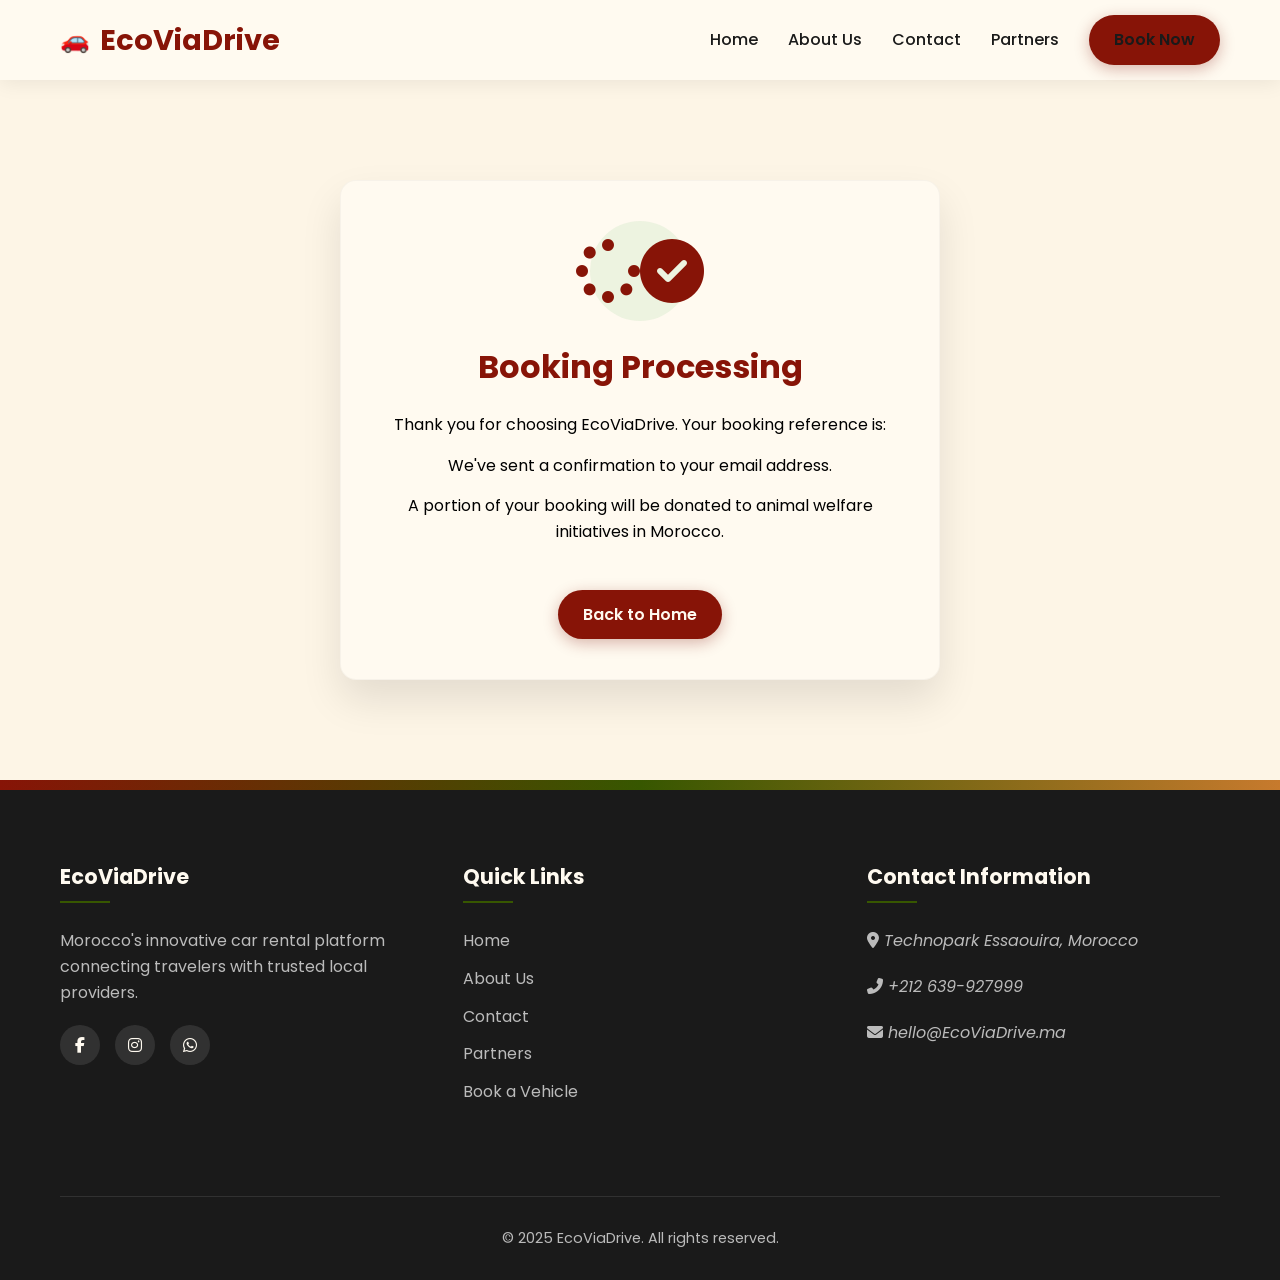
<file: websiteEcoviadrive/pages/booking-confirmation.html>
<!DOCTYPE html>
<html lang="en">
<head>
    <meta charset="UTF-8">
    <meta name="viewport" content="width=device-width, initial-scale=1.0">
    <title>Booking Confirmation | EcoViaDrive</title>
    <link href="https://fonts.googleapis.com/css2?family=Poppins:wght@300;400;500;600;700&display=swap" rel="stylesheet">
    <link rel="stylesheet" href="https://cdnjs.cloudflare.com/ajax/libs/font-awesome/6.4.0/css/all.min.css">
    <link rel="stylesheet" href="styles.css">
</head>
<body>
    <!-- Main Navigation Header -->
    <header class="main-header">
        <div class="container">
            <div class="header-content">
                <a href="../index.html" class="site-name">EcoViaDrive</a>
                <nav class="main-nav">
                    <ul>
                        <li><a href="../index.html">Home</a></li>
                        <li><a href="about.html">About Us</a></li>
                        <li><a href="contact.html">Contact</a></li>
                        <li><a href="partners.html">Partners</a></li>
                        <li><a href="search.html" class="btn btn-primary">Book Now</a></li>
                    </ul>
                </nav>
            </div>
        </div>
    </header>

    <!-- Booking Confirmation Section -->
    <section class="confirmation-section">
        <div class="container">
            <div class="confirmation-card">
                <!-- Confirmation Icon (changes to spinner if no booking ID) -->
                <div class="confirmation-icon">
                    <i class="fas fa-check-circle"></i>
                </div>
                <h1>Booking Confirmed!</h1>
                <p>Thank you for choosing EcoViaDrive. Your booking reference is: <strong id="booking-id"></strong></p>
                <p>We've sent a confirmation to your email address.</p>
                <p>A portion of your booking will be donated to animal welfare initiatives in Morocco.</p>
                <a href="../index.html" class="btn btn-primary" style="margin-top: 30px;">Back to Home</a>
            </div>
        </div>
    </section>

    <!-- Main Footer -->
    <footer class="main-footer">
        <div class="container">
            <div class="footer-grid">
                <!-- Company Info Column -->
                <div class="footer-col">
                    <h3>EcoViaDrive</h3>
                    <p>Morocco's innovative car rental platform connecting travelers with trusted local providers.</p>
                    <div class="social-links">
                        <a href="#"><i class="fab fa-facebook-f"></i></a>
                        <a href="#"><i class="fab fa-instagram"></i></a>
                        <a href="#"><i class="fab fa-whatsapp"></i></a>
                    </div>
                </div>
                
                <!-- Quick Links Column -->
                <div class="footer-col">
                    <h3>Quick Links</h3>
                    <ul>
                        <li><a href="../index.html">Home</a></li>
                        <li><a href="about.html">About Us</a></li>
                        <li><a href="contact.html">Contact</a></li>
                        <li><a href="partners.html">Partners</a></li>
                        <li><a href="search.html">Book a Vehicle</a></li>
                    </ul>
                </div>
                
                <!-- Contact Info Column -->
                <div class="footer-col">
                    <h3>Contact Information</h3>
                    <address>
                        <p><i class="fas fa-map-marker-alt"></i> Technopark Essaouira, Morocco</p>
                        <p><i class="fas fa-phone-alt"></i> +212 639-927999</p>
                        <p><i class="fas fa-envelope"></i> hello@EcoViaDrive.ma</p>
                    </address>
                </div>
            </div>
            
            <!-- Copyright Notice -->
            <div class="copyright">
                <p>&copy; 2025 EcoViaDrive. All rights reserved.</p>
            </div>
        </div>
    </footer>

    <script>
        /**
         * Booking Confirmation Script
         * Handles displaying the booking ID from URL parameters
         * Shows processing state if no booking ID is found
         */
        document.addEventListener('DOMContentLoaded', function() {
            // Get booking ID from URL parameters
            const urlParams = new URLSearchParams(window.location.search);
            const bookingId = urlParams.get('id');
            
            if (bookingId) {
                // Display the booking confirmation
                document.getElementById('booking-id').textContent = bookingId;
            } else {
                // Show processing state if no booking ID is found
                document.querySelector('h1').textContent = 'Booking Processing';
                document.querySelector('.confirmation-icon').className = 'confirmation-icon fas fa-spinner fa-spin';
            }
        });
    </script>
</body>
</html>
</file>
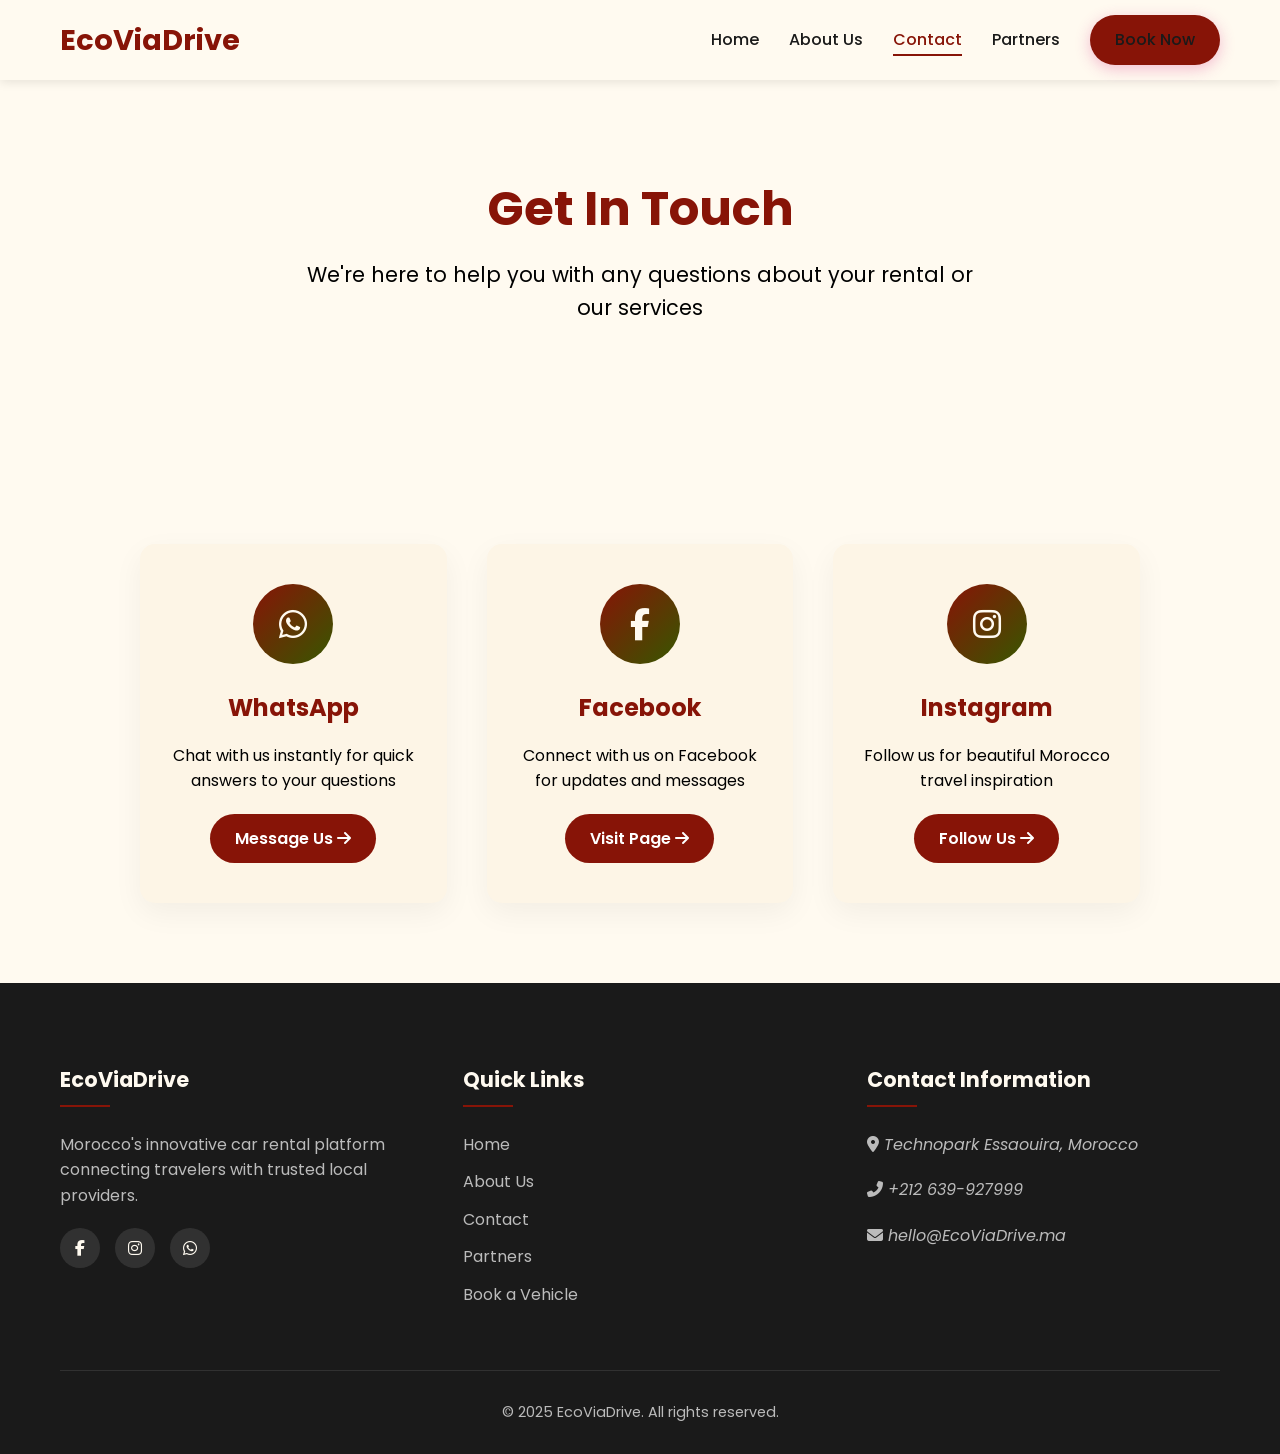
<file: websiteEcoviadrive/pages/contact.html>
<!DOCTYPE html>
<html lang="en">
<head>
    <meta charset="UTF-8">
    <meta name="viewport" content="width=device-width, initial-scale=1.0">
    <title>Contact Us | EcoViaDrive</title>
    <!-- External Resources -->
    <link href="https://fonts.googleapis.com/css2?family=Poppins:wght@300;400;500;600;700&display=swap" rel="stylesheet">
    <link rel="stylesheet" href="https://cdnjs.cloudflare.com/ajax/libs/font-awesome/6.4.0/css/all.min.css">
    <style>
     :root {
    --primary: #871407;           
    --primary-dark: #7d2424;      
    --secondary: #375700;         
    --accent: #c77a2d;            
    --dark: #1A1A1A;              
    --light: #FDF5E6;             
    --medium-gray: #dc9696;       
    --white: #FFFAF0;             
    --gray: #000000;              
    --light-accent: #ffc374;      
     }

        * {
            margin: 0;
            padding: 0;
            box-sizing: border-box;
        }

        body {
            font-family: 'Poppins', sans-serif;
            color: var(--dark);
            line-height: 1.6;
            background-color: var(--light);
            overflow-x: hidden;
        }

        .container {
            width: 100%;
            max-width: 1200px;
            margin: 0 auto;
            padding: 0 20px;
        }

        /* ========== HEADER STYLES ========== */
        .main-header {
            background: var(--white);
            box-shadow: 0 2px 10px rgba(0,0,0,0.1);
            padding: 15px 0;
            position: fixed;
            width: 100%;
            z-index: 1000;
        }

        .header-content {
            display: flex;
            justify-content: space-between;
            align-items: center;
        }

        .site-name {
            font-size: 1.8rem;
            font-weight: 700;
            color: var(--primary);
            text-decoration: none;
        }

        .main-nav ul {
            display: flex;
            list-style: none;
            gap: 30px;
            align-items: center;
        }

        .main-nav a {
            color: var(--dark);
            font-weight: 500;
            transition: all 0.3s ease;
            text-decoration: none;
            position: relative;
        }

        .main-nav a:hover {
            color: var(--primary);
        }

        .main-nav a::after {
            content: '';
            position: absolute;
            bottom: -5px;
            left: 0;
            width: 0;
            height: 2px;
            background: var(--primary);
            transition: width 0.3s ease;
        }

        .main-nav a:hover::after {
            width: 100%;
        }

        .main-nav .active {
            color: var(--primary);
        }

        .main-nav .active::after {
            width: 100%;
        }

        /* ========== BUTTON STYLES ========== */
        .btn {
            display: inline-block;
            padding: 12px 25px;
            border-radius: 30px;
            font-weight: 600;
            transition: all 0.3s ease;
            text-decoration: none;
            cursor: pointer;
        }

        .btn-primary {
            background: var(--primary);
            color: var(--white);
            box-shadow: 0 4px 15px rgba(214, 51, 132, 0.3);
        }

        .btn-primary:hover {
            background: var(--primary-dark);
            transform: translateY(-3px);
            box-shadow: 0 8px 20px rgba(214, 51, 132, 0.4);
        }

        /* ========== HERO SECTION ========== */
        .hero-section {
            padding: 180px 0 100px;
            text-align: center;
            background: var(--white);
            position: relative;
            overflow: hidden;
        }

        .hero-content {
            max-width: 800px;
            margin: 0 auto;
            position: relative;
            z-index: 2;
        }

        .hero-content h1 {
            font-size: 3rem;
            margin-bottom: 20px;
            color: var(--primary);
            line-height: 1.2;
        }

        .hero-tagline {
            font-size: 1.3rem;
            margin-bottom: 40px;
            color: var(--gray);
            max-width: 700px;
            margin-left: auto;
            margin-right: auto;
        }

        /* ========== CONTACT SECTION ========== */
        .contact-section {
            padding: 80px 0;
            background: var(--white);
        }

        .contact-container {
            display: grid;
            grid-template-columns: repeat(auto-fit, minmax(300px, 1fr));
            gap: 40px;
            max-width: 1000px;
            margin: 0 auto;
        }

        .contact-card {
            background: var(--light);
            border-radius: 15px;
            padding: 40px 30px;
            text-align: center;
            box-shadow: 0 10px 30px rgba(0,0,0,0.05);
            transition: all 0.3s ease;
        }

        .contact-card:hover {
            transform: translateY(-10px);
            box-shadow: 0 15px 35px rgba(0,0,0,0.1);
        }

        .contact-icon {
            width: 80px;
            height: 80px;
            background: linear-gradient(135deg, var(--primary), var(--secondary));
            border-radius: 50%;
            display: flex;
            align-items: center;
            justify-content: center;
            margin: 0 auto 25px;
            color: var(--white);
            font-size: 2rem;
        }

        .contact-card h3 {
            font-size: 1.5rem;
            margin-bottom: 15px;
            color: var(--primary);
        }

        .contact-card p {
            color: var(--gray);
            margin-bottom: 20px;
        }

        .contact-btn {
            display: inline-block;
            padding: 12px 25px;
            background: var(--primary);
            color: white;
            border-radius: 30px;
            text-decoration: none;
            font-weight: 600;
            transition: all 0.3s ease;
        }

        .contact-btn:hover {
            background: var(--primary-dark);
            transform: translateY(-3px);
        }

        /* ========== FOOTER STYLES ========== */
        .main-footer {
            background: var(--dark);
            color: var(--white);
            padding: 80px 0 30px;
        }

        .footer-grid {
            display: grid;
            grid-template-columns: repeat(auto-fit, minmax(250px, 1fr));
            gap: 50px;
            margin-bottom: 50px;
        }

        .footer-col h3 {
            font-size: 1.3rem;
            margin-bottom: 25px;
            position: relative;
            padding-bottom: 10px;
            color: var(--white);
        }

        .footer-col h3::after {
            content: '';
            position: absolute;
            left: 0;
            bottom: 0;
            width: 50px;
            height: 2px;
            background: var(--primary);
        }

        .footer-col p, .footer-col address {
            margin-bottom: 20px;
            color: #bbb;
            line-height: 1.6;
        }

        .footer-col ul {
            list-style: none;
        }

        .footer-col li {
            margin-bottom: 12px;
        }

        .footer-col a {
            color: #bbb;
            transition: color 0.3s ease;
            text-decoration: none;
        }

        .footer-col a:hover {
            color: var(--white);
        }

        .social-links {
            display: flex;
            gap: 15px;
            margin-top: 20px;
        }

        .social-links a {
            display: flex;
            align-items: center;
            justify-content: center;
            width: 40px;
            height: 40px;
            background: rgba(255,255,255,0.1);
            border-radius: 50%;
            transition: all 0.3s ease;
            color: var(--white);
            text-decoration: none;
        }

        .social-links a:hover {
            background: var(--primary);
            transform: translateY(-3px);
        }

        .copyright {
            text-align: center;
            padding-top: 30px;
            border-top: 1px solid rgba(255,255,255,0.1);
            color: #bbb;
            font-size: 0.9rem;
        }

        /* ========== RESPONSIVE STYLES ========== */
        @media (max-width: 768px) {
            .hero-content h1 {
                font-size: 2.2rem;
            }
            
            .hero-tagline {
                font-size: 1.1rem;
            }
            
            .contact-container {
                grid-template-columns: 1fr;
            }
            
        }
    </style>
</head>
<body>
    <!-- Main Navigation Header -->
    <header class="main-header">
        <div class="container">
            <div class="header-content">
                <a href="../index.html" class="site-name">EcoViaDrive</a>
                <nav class="main-nav">
                    <ul>
                        <li><a href="../index.html">Home</a></li>
                        <li><a href="about.html">About Us</a></li>
                        <li><a href="contact.html" class="active">Contact</a></li>
                        <li><a href="partners.html">Partners</a></li>
                        <li><a href="search.html" class="btn btn-primary">Book Now</a></li>
                    </ul>
                </nav>
            </div>
        </div>
    </header>

    <!-- Contact Page Hero Banner -->
    <section class="hero-section">
        <div class="container">
            <div class="hero-content">
                <h1>Get In Touch</h1>
                <p class="hero-tagline">We're here to help you with any questions about your rental or our services</p>
            </div>
        </div>
    </section>

    <!-- Contact Methods Section -->
    <section class="contact-section">
        <div class="container">
            <div class="contact-container">
                <!-- WhatsApp Contact Card -->
                <div class="contact-card">
                    <div class="contact-icon">
                        <i class="fab fa-whatsapp"></i>
                    </div>
                    <h3>WhatsApp</h3>
                    <p>Chat with us instantly for quick answers to your questions</p>
                    <a href="https://wa.me/212639927999" class="contact-btn" target="_blank">
                        Message Us <i class="fas fa-arrow-right"></i>
                    </a>
                </div>
                
                <!-- Facebook Contact Card -->
                <div class="contact-card">
                    <div class="contact-icon">
                        <i class="fab fa-facebook-f"></i>
                    </div>
                    <h3>Facebook</h3>
                    <p>Connect with us on Facebook for updates and messages</p>
                    <a href="https://facebook.com/ecoviadrivecars" class="contact-btn" target="_blank">
                        Visit Page <i class="fas fa-arrow-right"></i>
                    </a>
                </div>
                
                <!-- Instagram Contact Card -->
                <div class="contact-card">
                    <div class="contact-icon">
                        <i class="fab fa-instagram"></i>
                    </div>
                    <h3>Instagram</h3>
                    <p>Follow us for beautiful Morocco travel inspiration</p>
                    <a href="https://instagram.com/ecoviadrivecars" class="contact-btn" target="_blank">
                        Follow Us <i class="fas fa-arrow-right"></i>
                    </a>
                </div>
            </div>
        </div>
    </section>

    <!-- Main Footer -->
    <footer class="main-footer">
        <div class="container">
            <div class="footer-grid">
                <!-- Company Info Column -->
                <div class="footer-col">
                    <h3>EcoViaDrive</h3>
                    <p>Morocco's innovative car rental platform connecting travelers with trusted local providers.</p>
                    <div class="social-links">
                        <a href="https://facebook.com/ecoviadrivecars" target="_blank"><i class="fab fa-facebook-f"></i></a>
                        <a href="https://instagram.com/ecoviadrivecars" target="_blank"><i class="fab fa-instagram"></i></a>
                        <a href="https://wa.me/212639927999" target="_blank"><i class="fab fa-whatsapp"></i></a>
                    </div>
                </div>
                
                <!-- Quick Links Column -->
                <div class="footer-col">
                    <h3>Quick Links</h3>
                    <ul>
                        <li><a href="../index.html">Home</a></li>
                        <li><a href="about.html">About Us</a></li>
                        <li><a href="contact.html">Contact</a></li>
                        <li><a href="partners.html">Partners</a></li>
                        <li><a href="search.html">Book a Vehicle</a></li>
                    </ul>
                </div>
                
                <!-- Contact Info Column -->
                <div class="footer-col">
                    <h3>Contact Information</h3>
                    <address>
                        <p><i class="fas fa-map-marker-alt"></i> Technopark Essaouira, Morocco</p>
                        <p><i class="fas fa-phone-alt"></i> +212 639-927999</p>
                        <p><i class="fas fa-envelope"></i> hello@EcoViaDrive.ma</p>
                    </address>
                </div>
            </div>
            
            <!-- Copyright Notice -->
            <div class="copyright">
                <p>&copy; 2025 EcoViaDrive. All rights reserved.</p>
            </div>
        </div>
    </footer>
</body>
</html>
</file>
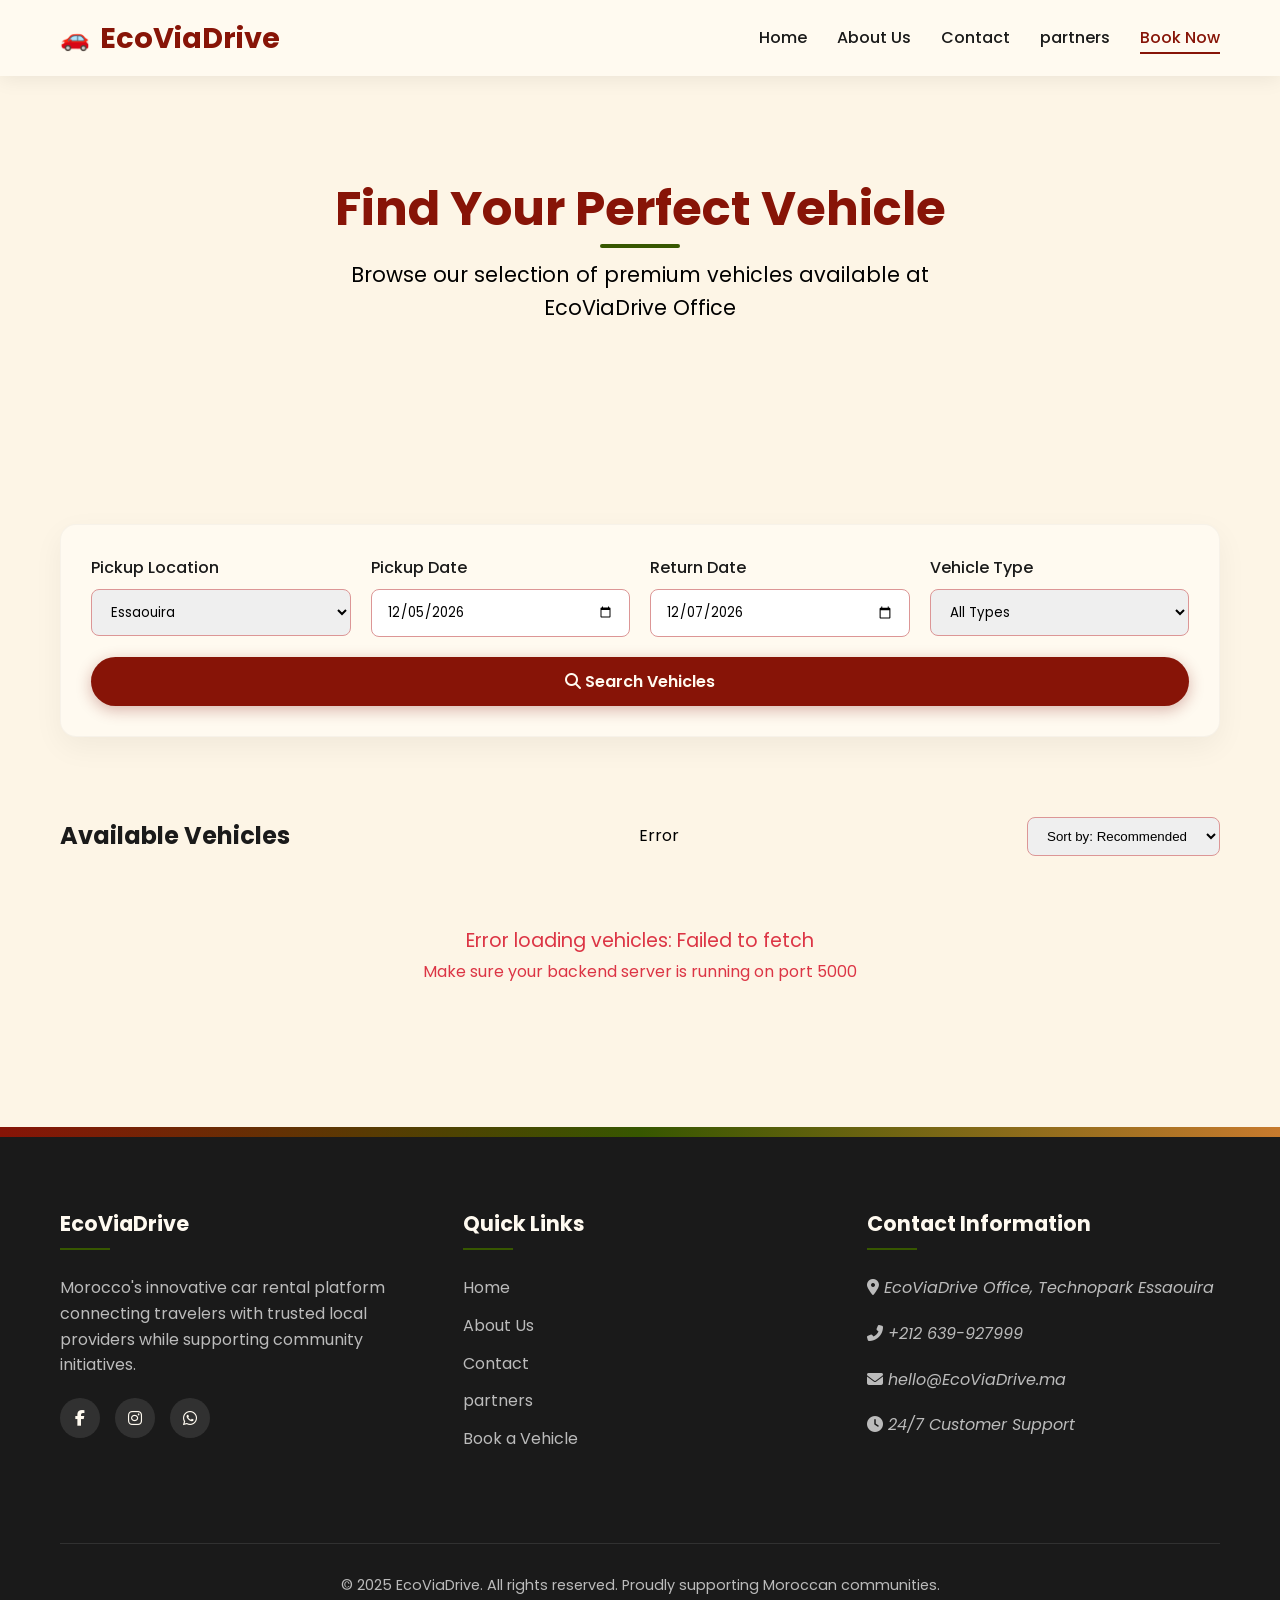
<file: websiteEcoviadrive/pages/search.html>
<!DOCTYPE html>
<html lang="en">
<head>
    <meta charset="UTF-8">
    <meta name="viewport" content="width=device-width, initial-scale=1.0">
    <title>EcoViaDrive | Premium Car Rentals in Morocco</title>
    <link href="https://fonts.googleapis.com/css2?family=Poppins:wght@300;400;500;600;700&display=swap" rel="stylesheet">
    <link rel="stylesheet" href="https://cdnjs.cloudflare.com/ajax/libs/font-awesome/6.4.0/css/all.min.css">
    <link rel="stylesheet" href="styles.css">
</head>
<body>
    <!-- Main website header with navigation -->
    <header class="main-header">
        <div class="container">
            <div class="header-content">
                <a href="index.html" class="site-name">EcoViaDrive</a>
                <nav class="main-nav">
                    <ul>
                        <li><a href="index.html">Home</a></li>
                        <li><a href="about.html">About Us</a></li>
                        <li><a href="contact.html">Contact</a></li>
                        <li><a href="partners.html">partners</a></li>
                        <li><a href="search.html" class="active">Book Now</a></li>
                    </ul>
                </nav>
            </div>
        </div>
    </header>

    <!-- Hero banner section with main search heading -->
    <section class="hero-section">
        <div class="container">
            <div class="hero-content">
                <h1>Find Your Perfect Vehicle</h1>
                <p class="hero-tagline">Browse our selection of premium vehicles available at EcoViaDrive Office</p>
            </div>
        </div>
    </section>

    <!-- Main search section containing filters and results -->
    <section class="search-section">
        <div class="container">
            <!-- Search filters form -->
            <div class="search-filters">
                <div class="filter-grid">
                    <div class="filter-group">
                        <label for="pickup-location">Pickup Location</label>
                        <select id="pickup-location">
                            <option value="Essaouira">Essaouira</option>
                        </select>
                    </div>
                    <div class="filter-group">
                        <label for="pickup-date">Pickup Date</label>
                        <input type="date" id="pickup-date" required>
                    </div>
                    <div class="filter-group">
                        <label for="return-date">Return Date</label>
                        <input type="date" id="return-date" required>
                    </div>
                    <div class="filter-group">
                        <label for="vehicle-type">Vehicle Type</label>
                        <select id="vehicle-type">
                            <option value="">All Types</option>
                            <option value="HATCHBACK">HATCHBACK</option>
                            <option value="SEDAN">Sedan</option>
                        </select>
                    </div>
                </div>
                <button class="btn btn-primary search-btn" onclick="searchVehicles()">
                    <i class="fas fa-search"></i> Search Vehicles
                </button>
            </div>

            <!-- Results display area -->
            <div class="results-section">
                <div class="results-header">
                    <h2>Available Vehicles</h2>
                    <div class="results-count" id="results-count">Loading...</div>
                    <div class="sort-options">
                        <select id="sort-select" onchange="sortVehicles()">
                            <option value="recommended">Sort by: Recommended</option>
                            <option value="price-low">Price: Low to High</option>
                            <option value="price-high">Price: High to Low</option>
                        </select>
                    </div>
                </div>
                <div class="vehicle-showcase" id="vehicle-showcase">
                    <div class="loading">Loading available vehicles...</div>
                </div>
            </div>
        </div>
    </section>

    <!-- Website footer with contact info and links -->
    <footer class="main-footer">
        <div class="container">
            <div class="footer-grid">
                <div class="footer-col">
                    <h3>EcoViaDrive</h3>
                    <p>Morocco's innovative car rental platform connecting travelers with trusted local providers while supporting community initiatives.</p>
                    <div class="social-links">
                        <a href="https://facebook.com/ecoviadrivecars" target="_blank"><i class="fab fa-facebook-f"></i></a>
                        <a href="https://instagram.com/ecoviadrivecars" target="_blank"><i class="fab fa-instagram"></i></a>
                        <a href="https://wa.me/212639927999" target="_blank"><i class="fab fa-whatsapp"></i></a>
                    </div>
                </div>
                <div class="footer-col">
                    <h3>Quick Links</h3>
                    <ul>
                        <li><a href="index.html">Home</a></li>
                        <li><a href="about.html">About Us</a></li>
                        <li><a href="contact.html">Contact</a></li>
                        <li><a href="partners.html">partners</a></li>
                        <li><a href="search.html">Book a Vehicle</a></li>
                    </ul>
                </div>
                <div class="footer-col">
                    <h3>Contact Information</h3>
                    <address>
                        <p><i class="fas fa-map-marker-alt"></i> EcoViaDrive Office, Technopark Essaouira</p>
                        <p><i class="fas fa-phone-alt"></i> +212 639-927999</p>
                        <p><i class="fas fa-envelope"></i> hello@EcoViaDrive.ma</p>
                        <p><i class="fas fa-clock"></i> 24/7 Customer Support</p>
                    </address>
                </div>
            </div>
            <div class="copyright">
                <p>© 2025 EcoViaDrive. All rights reserved. Proudly supporting Moroccan communities.</p>
            </div>
        </div>
    </footer>

    <script>
        let currentVehicles = [];
        const API_BASE_URL = 'http://localhost:5000'; // Backend API base URL
        const DEFAULT_DAILY_RATE = 250; // Default price 

        /**
         * Initialize the page with default dates and perform initial search
         */
        document.addEventListener('DOMContentLoaded', function() {
            // Set default dates 
            const today = new Date();
            const tomorrow = new Date(today);
            tomorrow.setDate(tomorrow.getDate() + 1);
            
            const returnDate = new Date(today);
            returnDate.setDate(returnDate.getDate() + 3);

            document.getElementById('pickup-date').valueAsDate = tomorrow;
            document.getElementById('return-date').valueAsDate = returnDate;

            searchVehicles();
        });

        /**
         * Search for available vehicles based on selected filters
         * Fetches data from backend API and displays results
         */
        async function searchVehicles() {
            const city = document.getElementById('pickup-location').value;
            const startDate = document.getElementById('pickup-date').value;
            const endDate = document.getElementById('return-date').value;
            const vehicleType = document.getElementById('vehicle-type').value;

            // Validate dates
            if (!startDate || !endDate) {
                alert('Please select both pickup and return dates');
                return;
            }

            if (new Date(startDate) >= new Date(endDate)) {
                alert('Return date must be after pickup date');
                return;
            }

            const showcase = document.getElementById('vehicle-showcase');
            const resultsCount = document.getElementById('results-count');
            
            // Show loading state
            showcase.innerHTML = '<div class="loading">Searching for available vehicles...</div>';
            resultsCount.textContent = 'Searching...';

            try {
                // Fetch available vehicles from API
                const url = `${API_BASE_URL}/availability?city=${encodeURIComponent(city)}&start=${startDate}&end=${endDate}`;
                const response = await fetch(url);
                
                if (!response.ok) {
                    throw new Error(`HTTP error! status: ${response.status}`);
                }

                const data = await response.json();
                let vehicles = data.available_vehicles || [];

                // Filter by vehicle type if specified
                if (vehicleType) {
                    vehicles = vehicles.filter(vehicle => vehicle.type === vehicleType);
                }

                currentVehicles = vehicles;
                displayVehicles(vehicles);
                updateResultsCount(vehicles.length);

            } catch (error) {
                console.error('Search error:', error);
                showcase.innerHTML = `<div class="error">Error loading vehicles: ${error.message}<br><small>Make sure your backend server is running on port 5000</small></div>`;
                resultsCount.textContent = 'Error';
            }
        }

        /**
         * Display vehicles in the showcase area
         * @param {Array} vehicles - Array of vehicle objects to display
         */
        function displayVehicles(vehicles) {
            const showcase = document.getElementById('vehicle-showcase');
            
            if (!vehicles || vehicles.length === 0) {
                showcase.innerHTML = '<div class="no-vehicles">No vehicles available for the selected dates and criteria</div>';
                return;
            }

            showcase.innerHTML = '';

            // Create a card for each vehicle
            vehicles.forEach(vehicle => {
                const vehicleCard = document.createElement('div');
                vehicleCard.className = 'vehicle-card';
                const specs = getVehicleSpecs(vehicle);
                
                vehicleCard.innerHTML = `
                    <div class="vehicle-badge">${vehicle.type || 'CAR'}</div>
                    <div class="vehicle-image">
                        <img src="${vehicle.image_url || 'images/default-car.jpg'}" 
                             alt="${vehicle.make} ${vehicle.model}" 
                             onerror="this.src='images/default-car.jpg'">
                    </div>
                    <div class="vehicle-details">
                        <h3>${vehicle.make} ${vehicle.model} (${vehicle.year})</h3>
                        <div class="vehicle-specs">
                            <div class="spec-item">
                                <i class="fas fa-users"></i> ${specs.seats} Seats
                            </div>
                            <div class="spec-item">
                                <i class="fas fa-gas-pump"></i> ${specs.fuel}
                            </div>
                            <div class="spec-item">
                                <i class="fas fa-cogs"></i> ${specs.transmission}
                            </div>
                        </div>
                        <div class="price-action">
                            <div class="price">${vehicle.daily_rate || DEFAULT_DAILY_RATE} <small>MAD/day</small></div>
                            <button class="book-btn" onclick="bookVehicle(${vehicle.id})">Book Now</button>
                        </div>
                    </div>
                `;
                showcase.appendChild(vehicleCard);
            });
        }

        /**
         * Get specifications for a vehicle based on its type
         * @param {Object} vehicle - Vehicle object
         * @returns {Object} Specifications including seats, fuel type, and transmission
         */
        function getVehicleSpecs(vehicle) {
            const specs = {
                seats: 5,
                fuel: 'Gasoline',
                transmission: 'Manual'
            };

            // Adjust specs for specific vehicle types
            if (vehicle.type === 'SEDAN') {
                specs.transmission = 'Manual/Auto';
            }

            return specs;
        }

        /**
         * Sort the currently displayed vehicles based on selected criteria
         */
        function sortVehicles() {
            const sortValue = document.getElementById('sort-select').value;
            
            switch(sortValue) {
                case 'price-low':
                    currentVehicles.sort((a, b) => (a.daily_rate || DEFAULT_DAILY_RATE) - (b.daily_rate || DEFAULT_DAILY_RATE));
                    break;
                case 'price-high':
                    currentVehicles.sort((a, b) => (b.daily_rate || DEFAULT_DAILY_RATE) - (a.daily_rate || DEFAULT_DAILY_RATE));
                    break;
                default:
                    break;
            }
            
            displayVehicles(currentVehicles);
        }

        /**
         * Update the results count display
         * @param {Number} count - Number of vehicles found
         */
        function updateResultsCount(count) {
            const resultsCount = document.getElementById('results-count');
            resultsCount.textContent = `${count} vehicle${count !== 1 ? 's' : ''} found`;
        }

        /**
         * Initiate booking process for a specific vehicle
         * @param {Number} vehicleId - ID of the vehicle to book
         */
        function bookVehicle(vehicleId) {
            const pickupDate = document.getElementById('pickup-date').value;
            const returnDate = document.getElementById('return-date').value;
            const location = document.getElementById('pickup-location').value;

            if (!pickupDate || !returnDate) {
                alert('Please select pickup and return dates first');
                return;
            }

            // Store booking data for the booking page
            const bookingData = {
                vehicleId: vehicleId,
                pickupDate: pickupDate,
                returnDate: returnDate,
                location: location,
                vehicle: currentVehicles.find(v => v.id == vehicleId)
            };
            
            localStorage.setItem('bookingData', JSON.stringify(bookingData));
            window.location.href = 'book.html';
        }
    </script>
</body>
</html>
</file>
<file: websiteEcoviadrive/pages/styles.css>
:root {
    --primary: #871407;           
    --primary-dark: #7d2424;      
    --secondary: #375700;         
    --accent: #c77a2d;            
    --dark: #1A1A1A;              
    --light: #FDF5E6;             
    --medium-gray: #dc9696;       
    --white: #FFFAF0;             
    --gray: #000000;              
    --light-accent: #ffc374;      
     }
* {
    margin: 0;
    padding: 0;
    box-sizing: border-box;
}

body {
    font-family: 'Poppins', sans-serif;
    color: var(--dark);
    line-height: 1.6;
    background-color: var(--light);
    overflow-x: hidden;
}

.container {
    width: 100%;
    max-width: 1200px;
    margin: 0 auto;
    padding: 0 20px;
}

/* Header */
.main-header {
    background: var(--white);
    box-shadow: 0 2px 20px rgba(0,0,0,0.08);
    padding: 15px 0;
    position: fixed;
    width: 100%;
    z-index: 1000;
    transition: all 0.3s ease;
}

.main-header.scrolled {
    padding: 10px 0;
    box-shadow: 0 5px 20px rgba(0,0,0,0.1);
}

.header-content {
    display: flex;
    justify-content: space-between;
    align-items: center;
}

.site-name {
    font-size: 1.8rem;
    font-weight: 700;
    color: var(--primary);
    text-decoration: none;
    display: flex;
    align-items: center;
    gap: 10px;
}

.site-name::before {
    content: "🚗";
    font-size: 1.5rem;
}

.main-nav ul {
    display: flex;
    list-style: none;
    gap: 30px;
    align-items: center;
}

.main-nav a {
    color: var(--dark);
    font-weight: 500;
    transition: all 0.3s ease;
    text-decoration: none;
    position: relative;
    padding: 5px 0;
}

.main-nav a:hover {
    color: var(--primary);
}

.main-nav a::after {
    content: '';
    position: absolute;
    bottom: 0;
    left: 0;
    width: 0;
    height: 2px;
    background: var(--primary);
    transition: width 0.3s ease;
}

.main-nav a:hover::after {
    width: 100%;
}

.main-nav .active {
    color: var(--primary);
}

.main-nav .active::after {
    width: 100%;
}

.btn {
    display: inline-block;
    padding: 12px 25px;
    border-radius: 30px;
    font-weight: 600;
    transition: all 0.3s ease;
    text-decoration: none;
    cursor: pointer;
    border: none;
    font-family: 'Poppins', sans-serif;
    font-size: 1rem;
}

.btn-primary {
    background: var(--primary);
    color: var(--white);
    box-shadow: 0 4px 15px rgba(125, 20, 9, 0.3);
}

.btn-primary:hover {
    background: var(--primary-dark);
    transform: translateY(-3px);
    box-shadow: 0 8px 20px rgba(125, 20, 9, 0.4);
}
.main-nav .btn-primary {
    padding: 12px 25px;
    border-radius: 30px;
    font-weight: 600;
    font-size: 1rem;
}

.btn-secondary {
    background: var(--secondary);
    color: var(--white);
    box-shadow: 0 4px 15px rgba(232, 62, 140, 0.3);
}

.btn-secondary:hover {
    background: var(--primary-dark);
    transform: translateY(-3px);
    box-shadow: 0 8px 20px rgba(232, 62, 140, 0.4);
}

.btn-accent {
    background: var(--accent);
    color: var(--dark);
    box-shadow: 0 4px 15px rgba(255, 192, 203, 0.3);
}

.btn-accent:hover {
    background: #FFA0B5;
    transform: translateY(-3px);
    box-shadow: 0 8px 20px rgba(255, 192, 203, 0.4);
}

/* Hero Sections */
.hero-section {
    padding: 180px 0 100px;
    text-align: center;
    background: linear-gradient(135deg, var(--light-green), var(--white));
    position: relative;
    overflow: hidden;
}

.hero-section::before {
    content: '';
    position: absolute;
    top: 0;
    right: 0;
    width: 40%;
    height: 100%;
    background: url('https://images.unsplash.com/photo-1483729558449-99ef09a8c325?ixlib=rb-4.0.3&ixid=M3wxMjA3fDB8MHxwaG90by1wYWdlfHx8fGVufDB8fHx8fA%3D%3D&auto=format&fit=crop&w=2070&q=80') center/cover no-repeat;
    opacity: 0.1;
    z-index: 0;
}

.page-hero {
    padding: 180px 0 100px;
    text-align: center;
    background: linear-gradient(135deg, var(--light-green), var(--white));
    position: relative;
}

.hero-content {
    max-width: 800px;
    margin: 0 auto;
    position: relative;
    z-index: 2;
}

.hero-content h1 {
    font-size: 3rem;
    margin-bottom: 20px;
    color: var(--primary);
    line-height: 1.2;
    position: relative;
    display: inline-block;
}

.hero-content h1::after {
    content: '';
    position: absolute;
    bottom: -10px;
    left: 50%;
    transform: translateX(-50%);
    width: 80px;
    height: 4px;
    background: var(--secondary);
    border-radius: 2px;
}

.hero-tagline {
    font-size: 1.3rem;
    margin-bottom: 40px;
    color: var(--gray);
    max-width: 700px;
    margin-left: auto;
    margin-right: auto;
}

/* Cards */
.card {
    background: var(--white);
    border-radius: 16px;
    padding: 30px;
    box-shadow: 0 10px 30px rgba(0,0,0,0.05);
    transition: all 0.4s cubic-bezier(0.175, 0.885, 0.32, 1.275);
    border: 1px solid rgba(0,0,0,0.03);
}

.card:hover {
    transform: translateY(-10px);
    box-shadow: 0 15px 40px rgba(0,0,0,0.1);
}

.card-primary {
    border-top: 4px solid var(--primary);
}

.card-secondary {
    border-top: 4px solid var(--secondary);
}

.card-accent {
    border-top: 4px solid var(--accent);
}

/* Stats Section */
.stats-section {
    padding: 80px 0;
    background: var(--white);
}

.stats-container {
    display: flex;
    justify-content: space-around;
    flex-wrap: wrap;
    gap: 30px;
    max-width: 1000px;
    margin: 0 auto;
}

.stat-item {
    text-align: center;
    padding: 40px 30px;
    background: var(--white);
    border-radius: 16px;
    box-shadow: 0 10px 30px rgba(0,0,0,0.05);
    flex: 1;
    min-width: 200px;
    transition: transform 0.4s cubic-bezier(0.175, 0.885, 0.32, 1.275);
    border: 1px solid rgba(0,0,0,0.03);
}

.stat-item:hover {
    transform: translateY(-10px) scale(1.03);
    box-shadow: 0 20px 40px rgba(0,0,0,0.1);
}

.stat-number {
    font-size: 3rem;
    font-weight: 700;
    color: var(--primary);
    margin-bottom: 10px;
    display: flex;
    align-items: center;
    justify-content: center;
    gap: 5px;
}

.stat-number::after {
    content: '+';
    font-size: 2rem;
    color: var(--secondary);
}

.stat-label {
    font-size: 1.1rem;
    color: var(--gray);
    text-transform: uppercase;
    letter-spacing: 1px;
}

/* Featured Cities */
.featured-cities {
    padding: 80px 0;
    background: var(--light-green);
}

.cities-grid {
    display: grid;
    grid-template-columns: repeat(auto-fit, minmax(250px, 1fr));
    gap: 30px;
}

.city-card {
    position: relative;
    border-radius: 16px;
    overflow: hidden;
    box-shadow: 0 10px 30px rgba(0,0,0,0.05);
    transition: all 0.5s ease;
    height: 300px;
}

.city-card:hover {
    transform: translateY(-10px);
    box-shadow: 0 20px 40px rgba(0,0,0,0.1);
}

.city-image {
    width: 100%;
    height: 100%;
    overflow: hidden;
}

.city-image img {
    width: 100%;
    height: 100%;
    object-fit: cover;
    transition: transform 0.5s ease;
}

.city-card:hover .city-image img {
    transform: scale(1.1);
}

.city-overlay {
    position: absolute;
    bottom: 0;
    left: 0;
    right: 0;
    background: linear-gradient(to top, rgba(0,0,0,0.7), transparent);
    padding: 20px;
    color: var(--white);
}

.city-name {
    font-size: 1.5rem;
    font-weight: 600;
    margin-bottom: 5px;
}

.city-partners {
    font-size: 0.9rem;
    opacity: 0.9;
}

/* Featured Vehicles */
.featured-vehicles {
    padding: 80px 0;
    background: var(--white);
}

.section-header {
    text-align: center;
    margin-bottom: 60px;
}

.section-header h2 {
    font-size: 2.5rem;
    margin-bottom: 15px;
    color: var(--primary);
    position: relative;
    display: inline-block;
}

.section-header h2::after {
    content: '';
    position: absolute;
    bottom: -10px;
    left: 50%;
    transform: translateX(-50%);
    width: 60px;
    height: 4px;
    background: var(--secondary);
    border-radius: 2px;
}

.section-header p {
    color: var(--gray);
    max-width: 700px;
    margin: 0 auto;
    font-size: 1.1rem;
}

.vehicle-showcase {
    display: grid;
    grid-template-columns: repeat(auto-fill, minmax(300px, 1fr));
    gap: 30px;
}

.vehicle-card {
    background: var(--white);
    border-radius: 16px;
    overflow: hidden;
    box-shadow: 0 10px 30px rgba(0,0,0,0.05);
    transition: all 0.5s ease;
    position: relative;
    border: 1px solid var(--medium-gray);
}

.vehicle-card:hover {
    transform: translateY(-10px);
    box-shadow: 0 20px 40px rgba(0,0,0,0.1);
}

.vehicle-image {
    width: 100%;
    height: 220px;
    overflow: hidden;
}

.vehicle-image img {
    width: 100%;
    height: 100%;
    object-fit: cover;
    transition: transform 0.5s ease;
}

.vehicle-card:hover .vehicle-image img {
    transform: scale(1.1);
}

.vehicle-badge {
    position: absolute;
    top: 15px;
    left: 15px;
    background: var(--accent);
    color: var(--white);
    padding: 5px 15px;
    border-radius: 20px;
    font-size: 12px;
    font-weight: 600;
    z-index: 2;
}

.vehicle-details {
    padding: 25px;
}

.vehicle-title {
    font-size: 1.4rem;
    font-weight: 700;
    margin-bottom: 10px;
    color: var(--primary);
}

.vehicle-specs {
    display: flex;
    flex-wrap: wrap;
    gap: 15px;
    margin: 15px 0;
}

.spec-item {
    display: flex;
    align-items: center;
    font-size: 0.9rem;
    color: var(--gray);
}

.spec-item i {
    margin-right: 8px;
    color: var(--secondary);
}

.price-action {
    display: flex;
    justify-content: space-between;
    align-items: center;
    margin-top: 20px;
    padding-top: 15px;
    border-top: 1px solid var(--medium-gray);
}

.price {
    font-size: 1.5rem;
    font-weight: 700;
    color: var(--primary);
}

.price small {
    font-size: 0.9rem;  
    font-weight: 400;
    color: var(--gray);
}

.book-btn {
    background: var(--primary);
    color: var(--white);
    padding: 12px 25px;
    border-radius: 30px;
    font-weight: 600;
    transition: all 0.3s ease;
    text-decoration: none;
    display: inline-block;
    border: none;
    font-family: 'Poppins', sans-serif;
    font-size: 1rem;
}
.book-btn:hover {
    background: var(--primary-dark);
    transform: translateY(-2px);
}


/* Benefits Section */
.benefits-section {
    padding: 100px 0;
    background: var(--light-green);
}

.benefits-grid {
    display: grid;
    grid-template-columns: repeat(auto-fit, minmax(300px, 1fr));
    gap: 40px;
    max-width: 1000px;
    margin: 0 auto;
}

.benefit-card {
    background: var(--white);
    border-radius: 16px;
    padding: 40px 30px;
    text-align: center;
    transition: all 0.5s ease;
    box-shadow: 0 10px 30px rgba(0,0,0,0.05);
    border: 1px solid rgba(0,0,0,0.03);
}

.benefit-card:hover {
    transform: translateY(-10px);
    box-shadow: 0 20px 40px rgba(0,0,0,0.1);
}

.benefit-icon {
    width: 80px;
    height: 80px;
    background: linear-gradient(135deg, var(--primary), var(--secondary));
    border-radius: 50%;
    display: flex;
    align-items: center;
    justify-content: center;
    margin: 0 auto 25px;
    color: var(--white);
    font-size: 2rem;
    box-shadow: 0 5px 15px rgba(76, 175, 80, 0.3);
}

.benefit-card h3 {
    font-size: 1.4rem;
    margin-bottom: 15px;
    color: var(--primary);
}

.benefit-card p {
    color: var(--gray);
    font-size: 1rem;
    line-height: 1.6;
    margin-bottom: 20px;
}

/* Partners Section */
/* Enhanced Partners Section */
.partners-section {
    padding: 100px 0;
    background: var(--light-green);
}

.partners-grid {
    display: grid;
    grid-template-columns: repeat(auto-fit, minmax(350px, 1fr));
    gap: 50px;
    margin-top: 60px;
}

.partner-card {
    background: var(--white);
    border-radius: 20px;
    overflow: hidden;
    box-shadow: 0 15px 40px rgba(0,0,0,0.08);
    transition: all 0.5s cubic-bezier(0.175, 0.885, 0.32, 1.275);
    position: relative;
    border: none;
    text-align: center;
    padding: 40px 30px;
}

.partner-card:hover {
    transform: translateY(-15px) scale(1.02);
    box-shadow: 0 25px 50px rgba(0,0,0,0.15);
}

.partner-logo {
    width: 180px;
    height: 180px;
    margin: 0 auto 30px;
    display: flex;
    align-items: center;
    justify-content: center;
    background: linear-gradient(135deg, var(--light), var(--white));
    border-radius: 50%;
    overflow: hidden;
    padding: 25px;
    border: 3px dashed var(--primary);
    transition: all 0.4s ease;
}

.partner-card:hover .partner-logo {
    transform: scale(1.1);
    border-color: var(--secondary);
}

.partner-info h3 {
    font-size: 1.6rem;
    margin-bottom: 15px;
    color: var(--primary);
    position: relative;
    padding-bottom: 10px;
}

.partner-info h3::after {
    content: '';
    position: absolute;
    bottom: 0;
    left: 50%;
    transform: translateX(-50%);
    width: 40px;
    height: 3px;
    background: var(--secondary);
    border-radius: 2px;
}

.partner-type {
    display: inline-block;
    background: linear-gradient(135deg, var(--accent), var(--light-accent));
    color: var(--dark);
    padding: 8px 20px;
    border-radius: 25px;
    font-size: 0.95rem;
    font-weight: 600;
    margin-bottom: 20px;
    box-shadow: 0 4px 15px rgba(199, 122, 45, 0.2);
}

.partner-location {
    display: flex;
    align-items: center;
    justify-content: center;
    color: var(--gray);
    margin-bottom: 20px;
    font-size: 1.1rem;
}

.partner-location i {
    margin-right: 10px;
    color: var(--secondary);
    font-size: 1.2rem;
}

.partner-description {
    color: var(--gray);
    margin-bottom: 25px;
    font-size: 1rem;
    line-height: 1.7;
}

.partner-link {
    display: inline-block;
    padding: 14px 30px;
    background: linear-gradient(135deg, var(--primary), var(--primary-dark));
    color: var(--white);
    border-radius: 30px;
    text-decoration: none;
    font-weight: 600;
    transition: all 0.3s ease;
    border: none;
    font-family: 'Poppins', sans-serif;
    font-size: 1rem;
    box-shadow: 0 5px 20px rgba(135, 20, 7, 0.3);
}

.partner-link:hover {
    background: linear-gradient(135deg, var(--primary-dark), var(--secondary));
    transform: translateY(-3px);
    box-shadow: 0 8px 25px rgba(135, 20, 7, 0.4);
}

/* Enhanced Become Partner Section */
.become-partner {
    padding: 100px 0;
    background: var(--white);
    text-align: center;
    position: relative;
    overflow: hidden;
}

.become-partner::before {
    content: '';
    position: absolute;
    top: 0;
    right: 0;
    width: 40%;
    height: 100%;
    background: url('https://images.unsplash.com/photo-1450101499163-c8848c66ca85?ixlib=rb-4.0.3&auto=format&fit=crop&w=1920&q=80') center/cover no-repeat;
    opacity: 0.03;
    z-index: 0;
}

.become-partner .container {
    max-width: 800px;
    position: relative;
    z-index: 2;
}

.become-partner h2 {
    font-size: 2.5rem;
    margin-bottom: 25px;
    color: var(--primary);
    position: relative;
    display: inline-block;
}

.become-partner h2::after {
    content: '';
    position: absolute;
    bottom: -15px;
    left: 50%;
    transform: translateX(-50%);
    width: 80px;
    height: 4px;
    background: var(--secondary);
    border-radius: 2px;
}

.become-partner p {
    color: var(--gray);
    margin-bottom: 40px;
    font-size: 1.2rem;
    line-height: 1.8;
}

.become-partner .btn-primary {
    padding: 16px 40px;
    font-size: 1.1rem;
    box-shadow: 0 8px 25px rgba(135, 20, 7, 0.4);
}

.become-partner .btn-primary:hover {
    transform: translateY(-5px);
    box-shadow: 0 12px 30px rgba(135, 20, 7, 0.5);
}

/* About Section */
.about-section {
    padding: 100px 0;
    background: var(--white);
    text-align: center;
}

.about-content {
    max-width: 800px;
    margin: 0 auto;
}

.about-content h2 {
    font-size: 2.5rem;
    margin-bottom: 30px;
    color: var(--primary);
    position: relative;
    display: inline-block;
}

.about-content h2::after {
    content: '';
    position: absolute;
    bottom: -10px;
    left: 50%;
    transform: translateX(-50%);
    width: 60px;
    height: 4px;
    background: var(--secondary);
    border-radius: 2px;
}

.about-content p {
    color: var(--gray);
    font-size: 1.1rem;
    line-height: 1.8;
    margin-bottom: 30px;
}

/* About Content Section - Specific to About Page */
.about-content-section {
    padding: 80px 0;
    background: var(--light-green);
}

.about-content-block {
    max-width: 800px;
    margin: 0 auto;
    padding: 40px;
    background: var(--white);
    border-radius: 16px;
    box-shadow: 0 10px 30px rgba(0,0,0,0.05);
    border: 1px solid rgba(0,0,0,0.03);
}

.about-content-block h2 {
    font-size: 2rem;
    margin-bottom: 25px;
    color: var(--primary);
    text-align: center;
    position: relative;
}

.about-content-block h2::after {
    content: '';
    position: absolute;
    bottom: -10px;
    left: 50%;
    transform: translateX(-50%);
    width: 40px;
    height: 4px;
    background: var(--secondary);
    border-radius: 2px;
}

.about-content-block p {
    margin-bottom: 20px;
    color: var(--dark);
    line-height: 1.8;
}

.about-content-block p:last-child {
    margin-bottom: 0;
}

/* Mission Stats - Specific to About Page */
.mission-stats {
    display: flex;
    justify-content: space-around;
    flex-wrap: wrap;
    gap: 20px;
    margin: 50px 0;
}

.mission-stat {
    text-align: center;
    padding: 30px 20px;
    background: var(--white);
    border-radius: 16px;
    box-shadow: 0 10px 30px rgba(0,0,0,0.05);
    flex: 1;
    min-width: 200px;
    transition: all 0.4s ease;
    border: 1px solid rgba(0,0,0,0.03);
}

.mission-stat:hover {
    transform: translateY(-10px);
    box-shadow: 0 20px 40px rgba(0,0,0,0.1);
}

.mission-stat i {
    font-size: 2.5rem;
    color: var(--primary);
    margin-bottom: 15px;
}

.mission-stat h3 {
    font-size: 1.2rem;
    margin-bottom: 10px;
    color: var(--primary);
}

/* Footer */
.main-footer {
    background: var(--dark);
    color: var(--white);
    padding: 80px 0 30px;
    position: relative;
}

.main-footer::before {
    content: '';
    position: absolute;
    top: 0;
    left: 0;
    right: 0;
    height: 10px;
    background: linear-gradient(to right, var(--primary), var(--secondary), var(--accent));
}

.footer-grid {
    display: grid;
    grid-template-columns: repeat(auto-fit, minmax(250px, 1fr));
    gap: 50px;
    margin-bottom: 50px;
}

.footer-col {
    margin-bottom: 30px;
}

.footer-col h3 {
    font-size: 1.3rem;
    margin-bottom: 25px;
    position: relative;
    padding-bottom: 10px;
    color: var(--white);
}

.footer-col h3::after {
    content: '';
    position: absolute;
    left: 0;
    bottom: 0;
    width: 50px;
    height: 2px;
    background: var(--secondary);
}

.footer-col p, .footer-col address {
    margin-bottom: 20px;
    color: #bbb;
    line-height: 1.6;
}

.footer-col ul {
    list-style: none;
}

.footer-col li {
    margin-bottom: 12px;
}

.footer-col a {
    color: #bbb;
    transition: color 0.3s ease;
    text-decoration: none;
}

.footer-col a:hover {
    color: var(--secondary);
}

.social-links {
    display: flex;
    gap: 15px;
    margin-top: 20px;
}

.social-links a {
    display: flex;
    align-items: center;
    justify-content: center;
    width: 40px;
    height: 40px;
    background: rgba(255,255,255,0.1);
    border-radius: 50%;
    transition: all 0.3s ease;
    color: var(--white);
    text-decoration: none;
}

.social-links a:hover {
    background: var(--secondary);
    transform: translateY(-3px);
    color: var(--dark);
}

.copyright {
    text-align: center;
    padding-top: 30px;
    border-top: 1px solid rgba(255,255,255,0.1);
    color: #bbb;
    font-size: 0.9rem;
}
.contact-btn {
    display: inline-block;
    padding: 12px 25px;
    background: var(--primary);
    color: white;
    border-radius: 30px;
    text-decoration: none;
    font-weight: 600;
    transition: all 0.3s ease;
    border: none;
    font-family: 'Poppins', sans-serif;
    font-size: 1rem;
}

.contact-btn:hover {
    background: var(--primary-dark);
    transform: translateY(-3px);
}
/* Contact Form Styles */
.contact-form {
    background: var(--white);
    padding: 40px;
    border-radius: 16px;
    box-shadow: 0 10px 30px rgba(0,0,0,0.05);
    margin-top: 40px;
    border: 1px solid rgba(0,0,0,0.03);
}

.form-group {
    margin-bottom: 25px;
}

.form-label {
    display: block;
    margin-bottom: 8px;
    font-weight: 500;
    color: var(--dark);
}

.form-control {
    width: 100%;
    padding: 12px 15px;
    border: 1px solid var(--medium-gray);
    border-radius: 8px;
    font-family: 'Poppins', sans-serif;
    transition: all 0.3s ease;
}

.form-control:focus {
    border-color: var(--primary);
    outline: none;
    box-shadow: 0 0 0 3px rgba(76, 175, 80, 0.2);
}

textarea.form-control {
    min-height: 150px;
    resize: vertical;
}

.form-submit {
    background: var(--primary);
    color: white;
    border: none;
    padding: 12px 25px;
    border-radius: 30px;
    cursor: pointer;
    font-weight: 600;
    transition: all 0.3s ease;
    font-family: 'Poppins', sans-serif;
    font-size: 1rem;
}

.form-submit:hover {
    background: var(--primary-dark);
    transform: translateY(-3px);
}

/* Success Message */
.success-message {
    background: rgba(40, 167, 69, 0.1);
    border: 1px solid rgba(40, 167, 69, 0.3);
    color: #28a745;
    padding: 15px;
    border-radius: 8px;
    margin-bottom: 20px;
    text-align: center;
    display: none;
}

/* Contact Method Cards */
.contact-methods {
    display: grid;
    grid-template-columns: repeat(auto-fit, minmax(250px, 1fr));
    gap: 30px;
    margin-top: 40px;
}

.contact-method {
    background: var(--white);
    padding: 30px;
    border-radius: 16px;
    box-shadow: 0 10px 30px rgba(0,0,0,0.05);
    text-align: center;
    transition: all 0.3s ease;
    border: 1px solid rgba(0,0,0,0.03);
}

.contact-method:hover {
    transform: translateY(-10px);
    box-shadow: 0 20px 40px rgba(0,0,0,0.1);
}

.contact-method-icon {
    font-size: 2.5rem;
    color: var(--primary);
    margin-bottom: 20px;
}

/* Confirmation Section */
.confirmation-section {
    padding: 180px 0 100px;
    text-align: center;
    background: var(--light-green);
}

.confirmation-card {
    background: var(--white);
    border-radius: 16px;
    padding: 40px;
    max-width: 600px;
    margin: 0 auto;
    box-shadow: 0 20px 40px rgba(0,0,0,0.1);
    border: 1px solid rgba(0,0,0,0.03);
}

.confirmation-icon {
    color: var(--primary);
    font-size: 4rem;
    margin-bottom: 20px;
    display: inline-flex;
    width: 100px;
    height: 100px;
    background: rgba(76, 175, 80, 0.1);
    border-radius: 50%;
    align-items: center;
    justify-content: center;
}

.confirmation-card h1 {
    font-size: 2rem;
    margin-bottom: 20px;
    color: var(--primary);
}

.confirmation-card p {
    margin-bottom: 15px;
    color: var(--gray);
}

/* Search Page Styles */
.search-section {
    padding: 60px 0;
    background: var(--light-green);
}

.search-filters {
    background: var(--white);
    border-radius: 16px;
    padding: 30px;
    box-shadow: 0 10px 30px rgba(0,0,0,0.05);
    margin-bottom: 40px;
    border: 1px solid rgba(0,0,0,0.03);
}

.filter-grid {
    display: grid;
    grid-template-columns: repeat(auto-fit, minmax(200px, 1fr));
    gap: 20px;
}

.filter-group {
    margin-bottom: 20px;
}

.filter-group label {
    display: block;
    margin-bottom: 8px;
    font-weight: 500;
    color: var(--dark);
}

.filter-group select,
.filter-group input {
    width: 100%;
    padding: 12px 15px;
    border: 1px solid var(--medium-gray);
    border-radius: 8px;
    font-family: 'Poppins', sans-serif;
}

.search-btn {
    width: 100%;
    padding: 12px 25px;
    font-size: 1rem;
    border-radius: 30px;
}

.results-section {
    padding: 40px 0;
}

.results-header {
    display: flex;
    justify-content: space-between;
    align-items: center;
    margin-bottom: 30px;
}

.results-count {
    color: var(--gray);
}

.sort-options select {
    padding: 10px 15px;
    border: 1px solid var(--medium-gray);
    border-radius: 8px;
}

.loading, .error, .no-vehicles {
    text-align: center;
    padding: 40px;
    font-size: 1.2rem;
    color: var(--gray);
    grid-column: 1 / -1;
}

.error {
    color: #dc3545;
}

.loading {
    color: var(--primary);
}

/* Responsive Styles */
@media (max-width: 992px) {
    .hero-content h1, .page-hero h1 {
        font-size: 2.5rem;
    }
    
    .stats-container {
        gap: 20px;
    }
    
    .stat-item {
        min-width: 150px;
        padding: 20px;
    }
    
    .section-header h2 {
        font-size: 2.2rem;
    }
}

@media (max-width: 768px) {
    .main-nav {
        display: none;
    }
    
    .hero-section, .page-hero {
        padding: 150px 0 80px;
    }
    
    .hero-content h1, .page-hero h1 {
        font-size: 2rem;
    }
    
    .hero-tagline, .page-hero p {
        font-size: 1.1rem;
    }
    
    .stats-container {
        flex-direction: column;
        gap: 20px;
    }
    
    .stat-item {
        width: 100%;
        max-width: 300px;
    }

    .cities-grid, .partners-grid {
        grid-template-columns: 1fr 1fr;
    }

    .contact-form {
        padding: 30px 20px;
    }
    
    .contact-methods {
        grid-template-columns: 1fr;
    }
    
    .form-row {
        grid-template-columns: 1fr;
    }

    /* About Page Responsive */
    .about-content-block {
        padding: 30px 20px;
    }
    
    .mission-stats {
        flex-direction: column;
    }
    
    .mission-stat {
        width: 100%;
    }
}

@media (max-width: 576px) {
    .section-header h2 {
        font-size: 2rem;
    }
    
    .btn {
        padding: 10px 20px;
        font-size: 0.9rem;
    }

    .cities-grid, .partners-grid {
        grid-template-columns: 1fr;
    }
    
    .hero-content h1, .page-hero h1 {
        font-size: 1.8rem;
    }
}

/***********************************/
/* Booking Section */
.booking-section {
    padding: 180px 0 100px;
    background: var(--light-green);
}

.booking-container {
    max-width: 800px;
    margin: 0 auto;
    background: var(--white);
    border-radius: 16px;
    padding: 40px;
    box-shadow: 0 20px 40px rgba(0,0,0,0.1);
    border: 1px solid rgba(0,0,0,0.03);
}

.booking-header {
    text-align: center;
    margin-bottom: 40px;
}

.booking-header h1 {
    font-size: 2rem;
    color: var(--primary);
    margin-bottom: 15px;
    position: relative;
}

.booking-header h1::after {
    content: '';
    position: absolute;
    bottom: -10px;
    left: 50%;
    transform: translateX(-50%);
    width: 60px;
    height: 4px;
    background: var(--secondary);
    border-radius: 2px;
}

.booking-header p {
    color: var(--gray);
}

.form-row {
    display: grid;
    grid-template-columns: 1fr 1fr;
    gap: 20px;
}

.form-group {
    margin-bottom: 25px;
}

.form-group label {
    display: block;
    margin-bottom: 8px;
    font-weight: 500;
    color: var(--dark);
}

.form-group input,
.form-group select {
    width: 100%;
    padding: 12px 15px;
    border: 1px solid var(--medium-gray);
    border-radius: 8px;
    font-family: 'Poppins', sans-serif;
    transition: all 0.3s ease;
}

.form-group input:focus,
.form-group select:focus {
    border-color: var(--primary);
    outline: none;
    box-shadow: 0 0 0 3px rgba(76, 175, 80, 0.2);
}

/* Radio button styles */
.form-group .radio-group {
    display: flex;
    gap: 20px;
    margin-top: 10px;
}

.form-group .radio-option {
    display: flex;
    align-items: center;
}

.form-group .radio-option input {
    margin-right: 8px;
}

/* Phone number input with country code */
.phone-input-group {
    display: flex;
    gap: 10px;
}

.phone-input-group select {
    flex: 1;
}

.phone-input-group input {
    flex: 3;
}

/* Payment methods */
.payment-methods {
    margin: 30px 0;
}

.payment-method {
    display: flex;
    align-items: center;
    margin-bottom: 15px;
    padding: 15px;
    border: 1px solid var(--medium-gray);
    border-radius: 8px;
    cursor: pointer;
    transition: all 0.3s ease;
}

.payment-method:hover {
    border-color: var(--primary);
}

.payment-method input {
    margin-right: 15px;
}

.payment-method i {
    font-size: 1.5rem;
    margin-right: 15px;
    color: var(--primary);
}

.payment-method .details {
    flex-grow: 1;
}

.payment-method .details h3 {
    font-size: 1.1rem;
    margin-bottom: 5px;
}

.payment-method .details p {
    color: var(--gray);
    font-size: 0.9rem;
}

/* Card details (shown when credit card is selected) */
.card-details {
    padding: 20px;
    background: var(--light);
    border-radius: 8px;
    margin-top: 15px;
    display: none;
}

.card-details.show {
    display: block;
}

/* Booking summary */
.booking-summary {
    background: var(--light-green);
    border-radius: 10px;
    padding: 20px;
    margin: 30px 0;
}

.booking-summary h2 {
    font-size: 1.3rem;
    margin-bottom: 20px;
    color: var(--primary);
}

.summary-item {
    display: flex;
    justify-content: space-between;
    margin-bottom: 10px;
}

.summary-total {
    font-weight: 700;
    border-top: 1px solid var(--medium-gray);
    padding-top: 10px;
    margin-top: 10px;
}

/* Submit button */
.btn-submit {
    width: 100%;
    padding: 12px 25px;
    font-size: 1rem;
    border-radius: 30px;
    display: flex;
    align-items: center;
    justify-content: center;
    gap: 10px;
}

/* Age warning */
.age-warning {
    color: #dc3545;
    font-size: 0.9rem;
    margin-top: 5px;
    display: none;
}

.age-warning.show {
    display: block;
}

/* Responsive adjustments */
@media (max-width: 768px) {
    .form-row {
        grid-template-columns: 1fr;
    }
    
    .booking-container {
        padding: 30px 20px;
    }
}

/* Animation */
@keyframes fadeIn {
    from { opacity: 0; transform: translateY(20px); }
    to { opacity: 1; transform: translateY(0); }
}

.fade-in {
    animation: fadeIn 0.6s ease forwards;
}

.delay-1 { animation-delay: 0.2s; }
.delay-2 { animation-delay: 0.4s; }
.delay-3 { animation-delay: 0.6s; }

/* Scroll to top button */
.scroll-top {
    position: fixed;
    bottom: 30px;
    right: 30px;
    width: 50px;
    height: 50px;
    background: var(--primary);
    color: white;
    border-radius: 50%;
    display: flex;
    align-items: center;
    justify-content: center;
    font-size: 1.2rem;
    cursor: pointer;
    opacity: 0;
    visibility: hidden;
    transition: all 0.3s ease;
    z-index: 999;
    box-shadow: 0 5px 15px rgba(0,0,0,0.1);
}

.scroll-top.active {
    opacity: 1;
    visibility: visible;
}

.scroll-top:hover {
    background: var(--primary-dark);
    transform: translateY(-3px);
}
</file>
